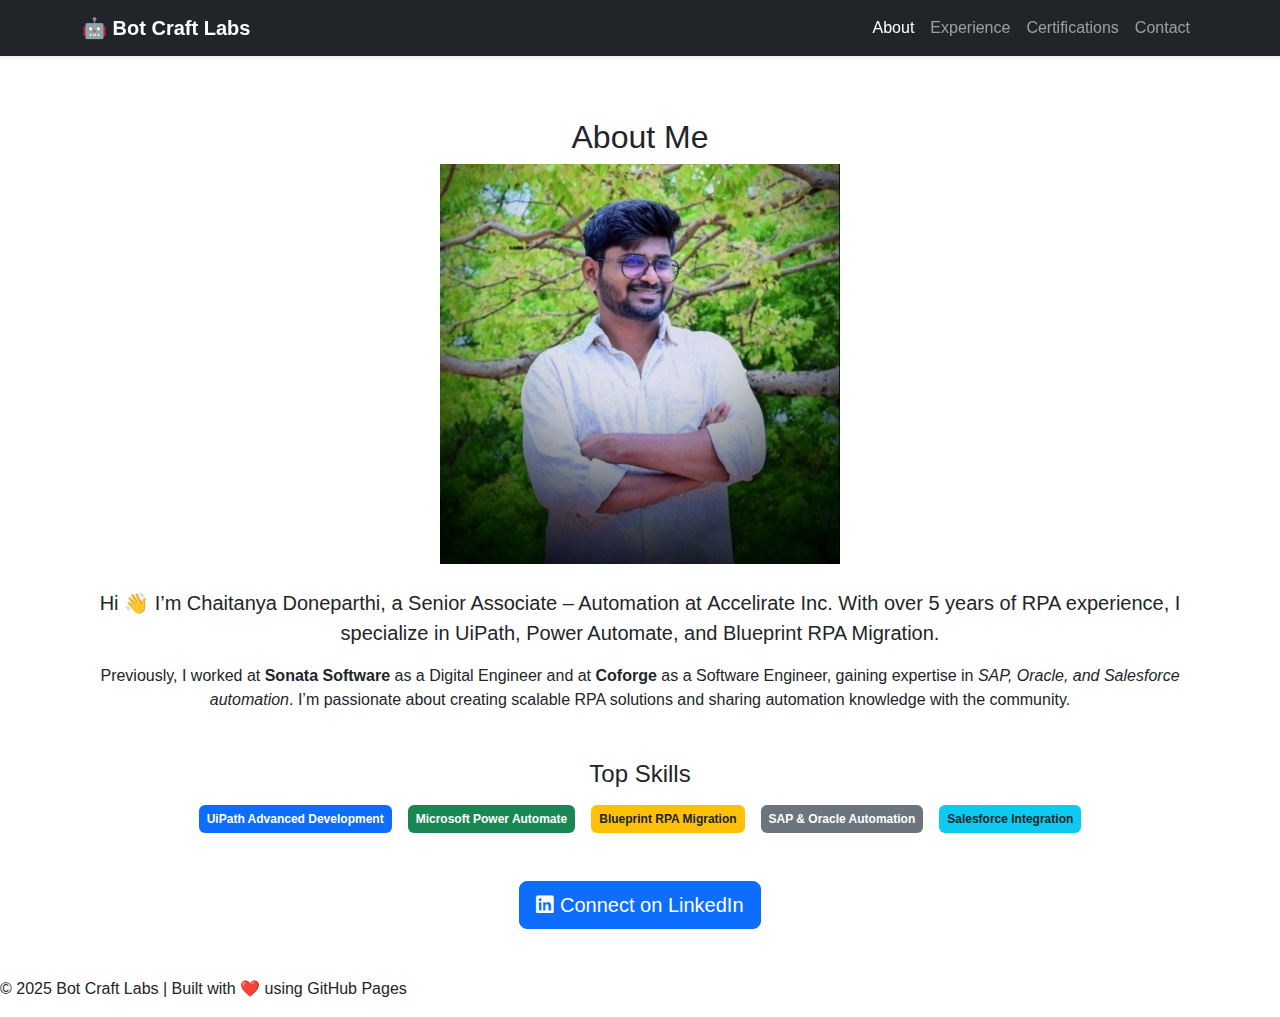
<file: about.html>
<!DOCTYPE html>
<html lang="en">
<head>
  <meta charset="UTF-8">
  <meta name="viewport" content="width=device-width, initial-scale=1.0">
  <title>About - Bot Craft Labs</title>
  <link href="https://cdn.jsdelivr.net/npm/bootstrap@5.3.3/dist/css/bootstrap.min.css" rel="stylesheet">
  <link href="https://cdnjs.cloudflare.com/ajax/libs/font-awesome/6.5.0/css/all.min.css" rel="stylesheet">
  <link href="assets/style.css" rel="stylesheet">
</head>
<body>
  <!-- Navbar -->
  <nav class="navbar navbar-expand-lg navbar-dark bg-dark fixed-top shadow-sm">
    <div class="container">
      <a class="navbar-brand fw-bold" href="index.html">🤖 Bot Craft Labs</a>
      <button class="navbar-toggler" type="button" data-bs-toggle="collapse" data-bs-target="#navMenu">
        <span class="navbar-toggler-icon"></span>
      </button>
      <div class="collapse navbar-collapse" id="navMenu">
        <ul class="navbar-nav ms-auto">
          <li class="nav-item"><a class="nav-link active" href="about.html">About</a></li>
          <li class="nav-item"><a class="nav-link" href="experience.html">Experience</a></li>
          <li class="nav-item"><a class="nav-link" href="certifications.html">Certifications</a></li>
          <li class="nav-item"><a class="nav-link" href="contact.html">Contact</a></li>
        </ul>
      </div>
    </div>
  </nav>

  <!-- About Section -->
  <section class="container py-5 text-center">
    <h2 class="section-title">About Me</h2>
    <img src="assets/profile.jpg" alt="Chaitanya Doneparthi" class="profile-pic mb-4">

    <p class="lead">
      Hi 👋 I’m <strong>Chaitanya Doneparthi</strong>, a <strong>Senior Associate – Automation</strong> at 
      <strong>Accelirate Inc</strong>. With over <strong>5 years of RPA experience</strong>, I specialize in 
      <strong>UiPath, Power Automate, and Blueprint RPA Migration</strong>.
    </p>
    <p>
      Previously, I worked at <strong>Sonata Software</strong> as a Digital Engineer and at 
      <strong>Coforge</strong> as a Software Engineer, gaining expertise in <em>SAP, Oracle, and Salesforce automation</em>.  
      I’m passionate about creating scalable RPA solutions and sharing automation knowledge with the community.
    </p>

    <h4 class="mt-5">Top Skills</h4>
    <div class="d-flex justify-content-center flex-wrap gap-3 mt-3">
      <span class="badge bg-primary p-2">UiPath Advanced Development</span>
      <span class="badge bg-success p-2">Microsoft Power Automate</span>
      <span class="badge bg-warning text-dark p-2">Blueprint RPA Migration</span>
      <span class="badge bg-secondary p-2">SAP & Oracle Automation</span>
      <span class="badge bg-info text-dark p-2">Salesforce Integration</span>
    </div>

    <div class="mt-5">
      <a href="https://www.linkedin.com/in/chaitanya-doneparthi-409539139" target="_blank" class="btn btn-primary btn-lg">
        <i class="fab fa-linkedin"></i> Connect on LinkedIn
      </a>
    </div>
  </section>

  <footer>
    <p>&copy; 2025 Bot Craft Labs | Built with ❤️ using GitHub Pages</p>
  </footer>
</body>
</html>
</file>
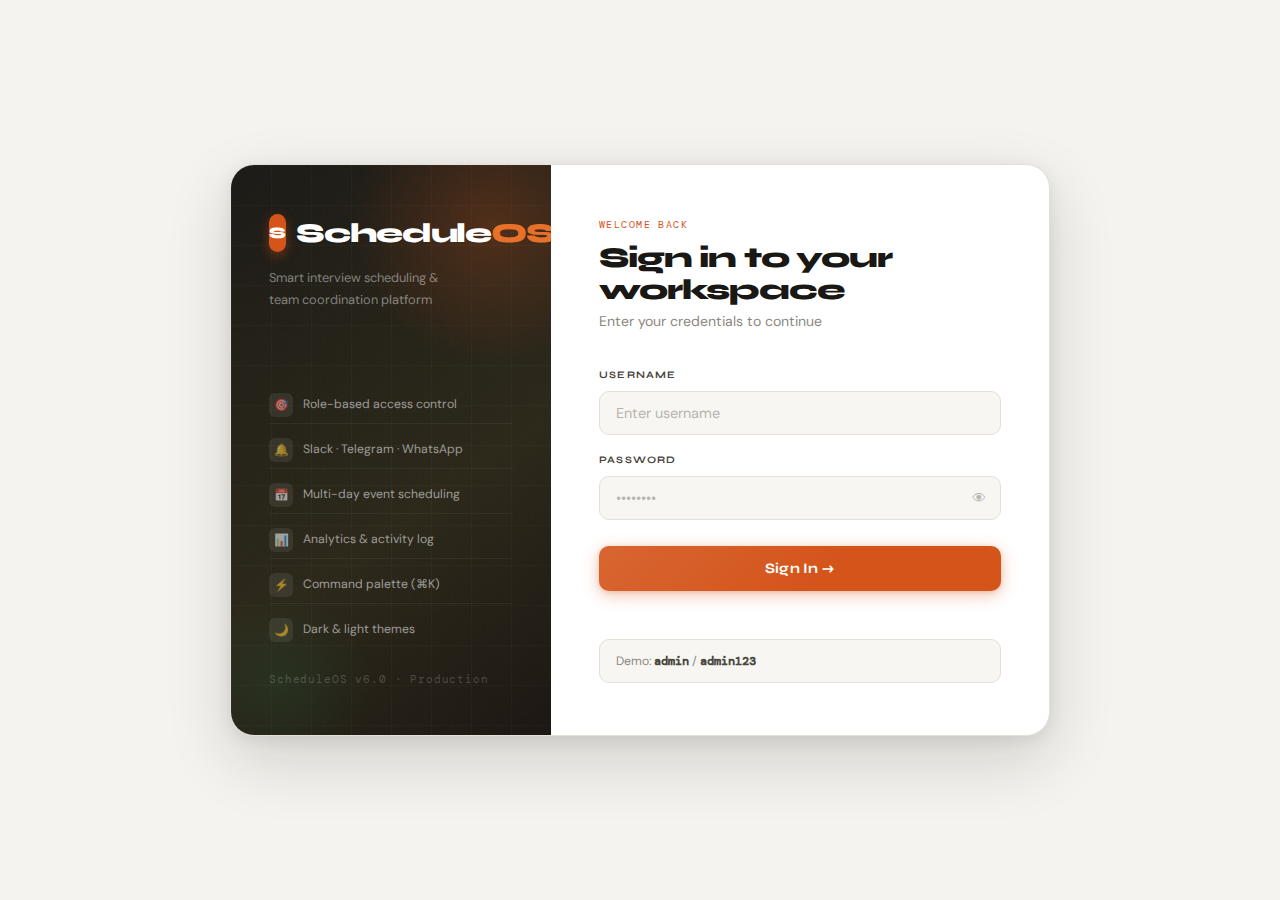
<file: calender.html>
<!DOCTYPE html>
<html lang="en" data-theme="light">
<head>
<meta charset="UTF-8">
<meta name="viewport" content="width=device-width,initial-scale=1,maximum-scale=1">
<title>ScheduleOS · Smart Scheduling</title>
<link rel="preconnect" href="https://fonts.googleapis.com">
<link href="https://fonts.googleapis.com/css2?family=Syne:wght@400;500;600;700;800&family=DM+Sans:ital,wght@0,300;0,400;0,500;0,600;1,400&family=DM+Mono:wght@400;500&display=swap" rel="stylesheet">
<style>
:root {
  --bg: #f5f3ef;
  --bg2: #ede9e3;
  --sf: #ffffff;
  --sf2: #f8f6f2;
  --sf3: #f0ece5;
  --bd: #e4dfd7;
  --bd2: #cdc7bc;
  --ink: #1a1814;
  --ink2: #4a4640;
  --ink3: #8c8880;
  --ink4: #b8b4ae;
  --acc: #d4541a;
  --acc2: #e8712a;
  --accbg: #fef3ec;
  --accbd: #f4c4a0;
  --gr: #1a7a4a;
  --grbg: #e8f7ef;
  --rd: #b82020;
  --rdbg: #fdeaea;
  --am: #966000;
  --ambg: #fff4d6;
  --bl: #1a4a9a;
  --blbg: #e8eeff;
  --vl: #6a20b0;
  --vlbg: #f3ecff;
  --tl: #0a8080;
  --tlbg: #e0f5f5;
  --s1: 0 1px 3px rgba(26,24,20,.06);
  --s2: 0 2px 8px rgba(26,24,20,.08), 0 1px 3px rgba(26,24,20,.05);
  --s3: 0 4px 16px rgba(26,24,20,.1), 0 1px 4px rgba(26,24,20,.06);
  --s4: 0 8px 32px rgba(26,24,20,.12), 0 2px 8px rgba(26,24,20,.06);
  --s5: 0 24px 64px rgba(26,24,20,.16), 0 4px 16px rgba(26,24,20,.08);
  --r: 12px;
  --tw: 236px;
  --th: 58px;
  --font-head: 'Syne', sans-serif;
  --font-body: 'DM Sans', sans-serif;
  --font-mono: 'DM Mono', monospace;
}
[data-theme="dark"] {
  --bg: #111009;
  --bg2: #181610;
  --sf: #1e1c14;
  --sf2: #252218;
  --sf3: #2e2b1e;
  --bd: #383420;
  --bd2: #504c34;
  --ink: #f2ede4;
  --ink2: #a8a490;
  --ink3: #706c58;
  --ink4: #4c4838;
  --accbg: #2a1a08;
  --accbd: #5c3010;
  --grbg: #0a2016;
  --rdbg: #200808;
  --ambg: #201400;
  --blbg: #0a1228;
  --vlbg: #160828;
  --tlbg: #041a18;
  --s2: 0 2px 8px rgba(0,0,0,.3), 0 1px 3px rgba(0,0,0,.2);
  --s3: 0 4px 16px rgba(0,0,0,.4);
  --s4: 0 8px 32px rgba(0,0,0,.5);
  --s5: 0 24px 64px rgba(0,0,0,.6);
}

*, *::before, *::after { box-sizing: border-box; margin: 0; padding: 0; -webkit-tap-highlight-color: transparent; }
html { height: 100%; -webkit-text-size-adjust: 100%; }
body { height: 100%; font-family: var(--font-body); background: var(--bg); color: var(--ink); overflow: hidden; transition: background .3s, color .3s; font-size: 14px; line-height: 1.5; }

::-webkit-scrollbar { width: 5px; height: 5px; }
::-webkit-scrollbar-track { background: transparent; }
::-webkit-scrollbar-thumb { background: var(--bd2); border-radius: 99px; }

button, input, select, textarea { font-family: inherit; }

@keyframes fadeUp { from { opacity: 0; transform: translateY(10px); } to { opacity: 1; transform: translateY(0); } }
@keyframes fadeIn { from { opacity: 0; } to { opacity: 1; } }
@keyframes scaleIn { from { opacity: 0; transform: scale(.93) translateY(8px); } to { opacity: 1; transform: scale(1) translateY(0); } }
@keyframes slideUp { from { opacity: 0; transform: translateY(24px); } to { opacity: 1; transform: translateY(0); } }
@keyframes toastIn { from { opacity: 0; transform: translateX(20px) scale(.96); } to { opacity: 1; transform: translateX(0) scale(1); } }
@keyframes pulse { 0%,100% { opacity: 1; } 50% { opacity: .3; } }
@keyframes spin { to { transform: rotate(360deg); } }
@keyframes shimmer { 0% { background-position: -200% 0; } 100% { background-position: 200% 0; } }

/* ═══ LOGIN ═══ */
#login-screen {
  position: fixed; inset: 0; display: flex; align-items: center; justify-content: center;
  z-index: 9999; padding: 16px; background: var(--bg);
  transition: opacity .4s, visibility .4s;
}
#login-screen.gone { opacity: 0; visibility: hidden; pointer-events: none; }

.lcard {
  width: 100%; max-width: 820px; background: var(--sf); border-radius: 24px;
  box-shadow: var(--s5); display: grid; grid-template-columns: 320px 1fr;
  overflow: hidden; animation: scaleIn .5s cubic-bezier(.34,1.4,.64,1);
  border: 1px solid var(--bd);
}
.ll {
  background: linear-gradient(145deg, #1a1814 0%, #2a2618 60%, #1a1410 100%);
  color: #fff; padding: 48px 38px; display: flex; flex-direction: column;
  position: relative; overflow: hidden;
}
.ll-noise {
  position: absolute; inset: 0; opacity: .04;
  background-image: url("data:image/svg+xml,%3Csvg viewBox='0 0 256 256' xmlns='http://www.w3.org/2000/svg'%3E%3Cfilter id='noise'%3E%3CfeTurbulence type='fractalNoise' baseFrequency='0.9' numOctaves='4' stitchTiles='stitch'/%3E%3C/filter%3E%3Crect width='100%25' height='100%25' filter='url(%23noise)'/%3E%3C/svg%3E");
  background-size: 128px;
}
.ll-grid {
  position: absolute; inset: 0;
  background-image: linear-gradient(rgba(255,255,255,.025) 1px, transparent 1px),
    linear-gradient(90deg, rgba(255,255,255,.025) 1px, transparent 1px);
  background-size: 40px 40px;
}
.ll-accent {
  position: absolute; width: 280px; height: 280px; border-radius: 50%;
  background: radial-gradient(circle, rgba(212,84,26,.25) 0%, transparent 70%);
  top: -80px; right: -80px; pointer-events: none;
}
.ll-accent2 {
  position: absolute; width: 180px; height: 180px; border-radius: 50%;
  background: radial-gradient(circle, rgba(26,122,74,.15) 0%, transparent 70%);
  bottom: -40px; left: -40px; pointer-events: none;
}
.ll-logo {
  position: relative; z-index: 1; margin-bottom: 10px;
  display: flex; align-items: center; gap: 10px;
}
.ll-logomark {
  width: 38px; height: 38px; border-radius: 10px;
  background: var(--acc); display: flex; align-items: center; justify-content: center;
  font-size: 1rem; font-weight: 800; color: #fff; font-family: var(--font-head);
  box-shadow: 0 4px 12px rgba(212,84,26,.4);
}
.ll-brand {
  font-family: var(--font-head); font-size: 1.7rem; font-weight: 800;
  letter-spacing: -.04em; color: #fff;
}
.ll-brand .ac { color: var(--acc2); }
.ll-tag {
  position: relative; z-index: 1; font-size: .8rem; color: rgba(255,255,255,.44);
  line-height: 1.7; margin-bottom: auto; margin-top: 4px;
}
.ll-feats {
  position: relative; z-index: 1; margin-top: 36px;
  display: flex; flex-direction: column; gap: 8px;
}
.ll-feat {
  display: flex; align-items: center; gap: 10px;
  font-size: .76rem; color: rgba(255,255,255,.55);
  padding: 6px 0; border-bottom: 1px solid rgba(255,255,255,.05);
}
.ll-feat:last-child { border-bottom: none; }
.ll-fi {
  width: 24px; height: 24px; border-radius: 6px;
  background: rgba(255,255,255,.08); display: flex;
  align-items: center; justify-content: center; font-size: .75rem; flex-shrink: 0;
}
.ll-ver {
  position: relative; z-index: 1; margin-top: 24px;
  font-family: var(--font-mono); font-size: .66rem;
  color: rgba(255,255,255,.2); letter-spacing: .08em;
}

.lr { padding: 52px 48px; display: flex; flex-direction: column; justify-content: center; }
.lr-eyebrow {
  font-family: var(--font-mono); font-size: .64rem; letter-spacing: .14em;
  text-transform: uppercase; color: var(--acc); margin-bottom: 10px;
}
.lr-h {
  font-family: var(--font-head); font-size: 1.8rem; font-weight: 800;
  letter-spacing: -.04em; margin-bottom: 6px; color: var(--ink);
  line-height: 1.1;
}
.lr-s { color: var(--ink3); font-size: .88rem; margin-bottom: 36px; }

.lf { margin-bottom: 18px; }
.lf label {
  display: block; font-family: var(--font-head); font-size: .62rem;
  font-weight: 700; text-transform: uppercase; letter-spacing: .12em;
  color: var(--ink2); margin-bottom: 8px;
}
.lf .pw { position: relative; }
.lf input {
  width: 100%; background: var(--sf2); border: 1.5px solid var(--bd);
  border-radius: 10px; padding: 12px 42px 12px 16px; font-size: .9rem;
  color: var(--ink); outline: none; transition: all .2s;
}
.lf input:focus { border-color: var(--acc); box-shadow: 0 0 0 3px rgba(212,84,26,.1); background: var(--sf); }
.lf input::placeholder { color: var(--ink4); }
.eye-btn {
  position: absolute; right: 13px; top: 50%; transform: translateY(-50%);
  background: none; border: none; cursor: pointer; color: var(--ink3);
  font-size: .9rem; padding: 2px; opacity: .6; transition: opacity .2s;
}
.eye-btn:hover { opacity: 1; }

.btn-login {
  width: 100%; background: var(--acc); color: #fff; border: none;
  border-radius: 10px; padding: 14px; font-family: var(--font-head);
  font-size: .9rem; font-weight: 700; cursor: pointer; letter-spacing: .02em;
  margin-top: 8px; transition: all .2s;
  box-shadow: 0 4px 16px rgba(212,84,26,.35), 0 1px 4px rgba(212,84,26,.2);
  position: relative; overflow: hidden;
}
.btn-login::after {
  content: ''; position: absolute; inset: 0;
  background: linear-gradient(135deg, rgba(255,255,255,.1) 0%, transparent 60%);
}
.btn-login:hover { background: var(--acc2); transform: translateY(-1px); box-shadow: 0 6px 20px rgba(212,84,26,.45); }
.btn-login:active { transform: translateY(0); }
#lerr { color: var(--rd); font-size: .78rem; margin-top: 10px; min-height: 18px; }

.login-demo {
  margin-top: 20px; padding: 12px 16px; background: var(--sf2);
  border: 1px solid var(--bd); border-radius: 10px; font-size: .76rem; color: var(--ink3);
}
.login-demo strong { color: var(--ink2); font-family: var(--font-mono); }

/* ═══ APP SHELL ═══ */
#app { display: none; height: 100dvh; flex-direction: column; }
#app.on { display: flex; }

/* ═══ TOPBAR ═══ */
.topbar {
  height: var(--th); background: var(--sf); border-bottom: 1px solid var(--bd);
  display: flex; align-items: center; flex-shrink: 0; z-index: 100;
  transition: background .3s, border-color .3s; gap: 0;
}
.tb-logo {
  width: var(--tw); flex-shrink: 0; display: flex; align-items: center;
  padding: 0 18px; border-right: 1px solid var(--bd); height: 100%; gap: 8px;
}
.tb-logomark {
  width: 28px; height: 28px; border-radius: 8px; background: var(--acc);
  display: flex; align-items: center; justify-content: center; font-size: .75rem;
  font-weight: 800; color: #fff; font-family: var(--font-head); flex-shrink: 0;
}
.tb-brand { font-family: var(--font-head); font-size: 1rem; font-weight: 800; letter-spacing: -.03em; }
.tb-brand .ac { color: var(--acc); }
.hmbg {
  display: none; background: none; border: none; cursor: pointer; padding: 6px;
  border-radius: 8px; color: var(--ink2); margin: 0 6px;
}

.tb-mid {
  flex: 1; display: flex; align-items: center; gap: 8px;
  padding: 0 14px; overflow: hidden;
}
.vtabs {
  display: flex; background: var(--sf2); border-radius: 9px;
  padding: 3px; gap: 2px; flex-shrink: 0; border: 1px solid var(--bd);
}
.vtab {
  background: transparent; border: none; padding: 5px 13px;
  border-radius: 7px; font-family: var(--font-head); font-size: .7rem;
  font-weight: 700; cursor: pointer; color: var(--ink3); transition: all .15s;
  letter-spacing: .02em;
}
.vtab.on { background: var(--sf); color: var(--ink); box-shadow: var(--s1); }

.nav-btns { display: flex; gap: 3px; }
.tbn {
  width: 30px; height: 30px; border-radius: 8px; background: var(--sf2);
  border: 1px solid var(--bd); display: flex; align-items: center; justify-content: center;
  cursor: pointer; font-size: .9rem; color: var(--ink2); transition: all .14s;
}
.tbn:hover { border-color: var(--bd2); background: var(--sf3); color: var(--ink); }

.tb-period {
  font-family: var(--font-head); font-size: .95rem; font-weight: 700;
  letter-spacing: -.02em; white-space: nowrap; overflow: hidden;
  text-overflow: ellipsis; max-width: 220px; color: var(--ink);
}
.btn-today {
  background: transparent; border: 1.5px solid var(--bd); border-radius: 8px;
  padding: 4px 11px; font-family: var(--font-head); font-size: .68rem; font-weight: 700;
  cursor: pointer; color: var(--ink3); transition: all .14s; flex-shrink: 0;
}
.btn-today:hover { border-color: var(--acc); color: var(--acc); background: var(--accbg); }

.tb-right {
  margin-left: auto; display: flex; align-items: center;
  gap: 6px; flex-shrink: 0; padding-right: 14px;
}
.btn-new {
  background: var(--acc); color: #fff; border: none; border-radius: 9px;
  padding: 7px 15px; font-family: var(--font-head); font-size: .72rem; font-weight: 700;
  letter-spacing: .03em; cursor: pointer; display: flex; align-items: center; gap: 6px;
  box-shadow: 0 2px 8px rgba(212,84,26,.3); white-space: nowrap; transition: all .15s;
}
.btn-new:hover { background: var(--acc2); transform: translateY(-1px); box-shadow: 0 4px 12px rgba(212,84,26,.4); }

.ib {
  width: 34px; height: 34px; border-radius: 9px; background: var(--sf2);
  border: 1px solid var(--bd); display: flex; align-items: center; justify-content: center;
  cursor: pointer; font-size: .9rem; color: var(--ink2); transition: all .14s;
  position: relative; flex-shrink: 0;
}
.ib:hover { background: var(--sf3); border-color: var(--bd2); color: var(--ink); }

.upill {
  display: flex; align-items: center; gap: 7px; background: var(--sf2);
  border: 1px solid var(--bd); border-radius: 20px; padding: 4px 10px 4px 4px;
  cursor: pointer; transition: all .14s; position: relative; flex-shrink: 0;
}
.upill:hover { background: var(--sf3); border-color: var(--bd2); }
.uav {
  width: 26px; height: 26px; border-radius: 50%; display: flex; align-items: center;
  justify-content: center; font-family: var(--font-head); font-size: .72rem;
  font-weight: 800; color: #fff; flex-shrink: 0;
}
.uname { font-size: .8rem; font-weight: 500; max-width: 100px; overflow: hidden; text-overflow: ellipsis; white-space: nowrap; }
.rbadge {
  font-family: var(--font-mono); font-size: .56rem; font-weight: 500;
  text-transform: uppercase; letter-spacing: .06em; padding: 2px 6px;
  border-radius: 4px;
}
.rb-admin { background: var(--ink); color: #fff; }
.rb-editor { background: var(--grbg); color: var(--gr); }
.rb-viewer { background: var(--blbg); color: var(--bl); }

.udrop {
  position: absolute; top: calc(100% + 9px); right: 0; background: var(--sf);
  border: 1px solid var(--bd); border-radius: 14px; width: 216px; box-shadow: var(--s4);
  z-index: 300; overflow: hidden; opacity: 0; pointer-events: none;
  transform: translateY(-8px) scale(.96); transition: all .18s cubic-bezier(.4,0,.2,1);
}
.udrop.open { opacity: 1; pointer-events: all; transform: translateY(0) scale(1); }
.ud-head {
  padding: 14px 16px; border-bottom: 1px solid var(--bd); background: var(--sf2);
}
.ud-head .udn { font-family: var(--font-head); font-size: .88rem; font-weight: 700; }
.ud-head .udu { font-size: .72rem; color: var(--ink3); margin-top: 2px; font-family: var(--font-mono); }
.udi {
  display: flex; align-items: center; gap: 9px; width: 100%; padding: 9px 16px;
  background: transparent; border: none; font-size: .83rem; color: var(--ink2);
  cursor: pointer; text-align: left; transition: background .12s;
}
.udi:hover { background: var(--sf2); color: var(--ink); }
.udi.danger:hover { background: var(--rdbg); color: var(--rd); }
.ud-div { height: 1px; background: var(--bd); margin: 4px 0; }

/* ═══ LAYOUT ═══ */
.layout { display: flex; flex: 1; overflow: hidden; }

.sidebar {
  width: var(--tw); flex-shrink: 0; background: var(--ink);
  display: flex; flex-direction: column; overflow-y: auto;
  transition: transform .25s cubic-bezier(.4,0,.2,1), box-shadow .25s;
}
[data-theme="dark"] .sidebar { background: var(--sf2); border-right: 1px solid var(--bd); }

.sb-sec { padding: 16px 12px 8px; }
.sb-sec h5 {
  font-family: var(--font-mono); font-size: .58rem; font-weight: 500;
  text-transform: uppercase; letter-spacing: .16em; color: rgba(255,255,255,.28);
  padding: 0 10px; margin-bottom: 6px;
}
[data-theme="dark"] .sb-sec h5 { color: var(--ink3); }

.sbb {
  display: flex; align-items: center; gap: 9px; width: 100%; padding: 8px 10px;
  border-radius: 9px; background: transparent; border: none; font-size: .82rem;
  color: rgba(255,255,255,.5); cursor: pointer; text-align: left; transition: all .14s;
  position: relative; font-family: var(--font-body);
}
[data-theme="dark"] .sbb { color: var(--ink2); }
.sbb:hover { background: rgba(255,255,255,.07); color: rgba(255,255,255,.85); }
[data-theme="dark"] .sbb:hover { background: var(--sf3); color: var(--ink); }
.sbb.on { background: rgba(255,255,255,.1); color: #fff; }
[data-theme="dark"] .sbb.on { background: var(--sf3); color: var(--ink); }
.sbb.on::before {
  content: ''; position: absolute; left: 0; top: 20%; height: 60%; width: 2.5px;
  background: var(--acc); border-radius: 0 3px 3px 0;
}
.sb-icon { font-size: .85rem; width: 18px; text-align: center; flex-shrink: 0; }
.sb-cnt {
  margin-left: auto; font-family: var(--font-mono); font-size: .6rem; font-weight: 500;
  background: rgba(255,255,255,.1); padding: 1px 7px; border-radius: 20px;
  color: rgba(255,255,255,.4);
}
[data-theme="dark"] .sb-cnt { background: var(--sf3); color: var(--ink3); }
.sb-div { height: 1px; background: rgba(255,255,255,.07); margin: 6px 12px; }
[data-theme="dark"] .sb-div { background: var(--bd); }

.mc-wrap { padding: 12px 14px 18px; border-top: 1px solid rgba(255,255,255,.06); margin-top: auto; }
[data-theme="dark"] .mc-wrap { border-top-color: var(--bd); }
.mc-hdr { display: flex; align-items: center; justify-content: space-between; margin-bottom: 10px; }
.mc-ttl { font-family: var(--font-head); font-size: .7rem; font-weight: 700; color: rgba(255,255,255,.6); }
[data-theme="dark"] .mc-ttl { color: var(--ink2); }
.mc-nav { background: none; border: none; cursor: pointer; color: rgba(255,255,255,.3); font-size: .8rem; padding: 2px 5px; transition: color .12s; }
[data-theme="dark"] .mc-nav { color: var(--ink3); }
.mc-nav:hover { color: rgba(255,255,255,.8); }
[data-theme="dark"] .mc-nav:hover { color: var(--ink); }
.mc-grid { display: grid; grid-template-columns: repeat(7,1fr); gap: 2px; text-align: center; }
.mc-wl { font-family: var(--font-mono); font-size: .5rem; color: rgba(255,255,255,.22); padding-bottom: 4px; }
[data-theme="dark"] .mc-wl { color: var(--ink3); }
.mc-d {
  font-size: .63rem; padding: 4px 2px; border-radius: 5px; cursor: pointer;
  color: rgba(255,255,255,.4); transition: all .12s; position: relative;
}
[data-theme="dark"] .mc-d { color: var(--ink3); }
.mc-d:hover { background: rgba(255,255,255,.09); color: rgba(255,255,255,.9); }
[data-theme="dark"] .mc-d:hover { background: var(--sf3); color: var(--ink); }
.mc-d.mct { background: var(--acc); color: #fff; font-weight: 700; }
.mc-d.mco { opacity: .25; }
.mc-d.mch::after {
  content: ''; position: absolute; bottom: 1px; left: 50%; transform: translateX(-50%);
  width: 3px; height: 3px; border-radius: 50%; background: rgba(255,255,255,.5);
}
.mc-d.mct.mch::after { background: rgba(255,255,255,.8); }

/* ═══ CONTENT ═══ */
.content { flex: 1; overflow: hidden; display: flex; flex-direction: column; background: var(--bg); }

/* ═══ DASHBOARD ═══ */
.dashboard { flex: 1; overflow-y: auto; padding: 24px; }
.dw-eyebrow { font-family: var(--font-mono); font-size: .63rem; letter-spacing: .12em; text-transform: uppercase; color: var(--acc); margin-bottom: 6px; animation: fadeUp .3s ease; }
.dw-greeting { font-family: var(--font-head); font-size: 1.7rem; font-weight: 800; letter-spacing: -.04em; margin-bottom: 4px; animation: fadeUp .3s .04s ease both; }
.dw-date { font-size: .8rem; color: var(--ink3); margin-bottom: 26px; animation: fadeUp .3s .08s ease both; }

.kpi-grid { display: grid; grid-template-columns: repeat(4,1fr); gap: 12px; margin-bottom: 22px; }
.kpi {
  background: var(--sf); border: 1px solid var(--bd); border-radius: 14px;
  padding: 18px 20px; transition: all .18s; animation: fadeUp .4s ease both;
  position: relative; overflow: hidden;
}
.kpi::after {
  content: ''; position: absolute; top: 0; left: 0; right: 0; height: 2px;
  border-radius: 2px 2px 0 0; opacity: 0; transition: opacity .2s;
}
.kpi:hover { box-shadow: var(--s3); border-color: var(--bd2); transform: translateY(-2px); }
.kpi:hover::after { opacity: 1; }
.kpi-0::after { background: var(--bl); } .kpi-1::after { background: var(--am); }
.kpi-2::after { background: var(--acc); } .kpi-3::after { background: var(--gr); }

.kpi-top { display: flex; align-items: flex-start; justify-content: space-between; margin-bottom: 14px; }
.kpi-icon { width: 40px; height: 40px; border-radius: 10px; display: flex; align-items: center; justify-content: center; font-size: 1.1rem; }
.kpi-tr { font-family: var(--font-mono); font-size: .62rem; padding: 3px 7px; border-radius: 5px; }
.kpi-tr.up { background: var(--grbg); color: var(--gr); }
.kpi-tr.nt { background: var(--sf2); color: var(--ink3); }
.kpi-tr.acc { background: var(--accbg); color: var(--acc); }
.kpi-val { font-family: var(--font-head); font-size: 2.4rem; font-weight: 800; letter-spacing: -.06em; line-height: 1; margin-bottom: 6px; }
.kpi-lbl { font-size: .75rem; color: var(--ink3); }

.dash-grid { display: grid; grid-template-columns: 1fr 320px; gap: 14px; margin-bottom: 16px; }
.dcard { background: var(--sf); border: 1px solid var(--bd); border-radius: 14px; overflow: hidden; animation: fadeUp .4s ease both; }
.dch { padding: 14px 18px; border-bottom: 1px solid var(--bd); display: flex; align-items: center; justify-content: space-between; }
.dch h3 { font-family: var(--font-head); font-size: .68rem; font-weight: 700; text-transform: uppercase; letter-spacing: .1em; color: var(--ink3); }
.dcb { padding: 12px 16px; }

.ue-item { display: flex; align-items: center; gap: 11px; padding: 9px; border-radius: 9px; margin: 0 -5px; cursor: pointer; transition: background .12s; }
.ue-item:hover { background: var(--sf2); }
.ue-color { width: 3px; height: 38px; border-radius: 3px; flex-shrink: 0; }
.ue-time { font-family: var(--font-mono); font-size: .67rem; color: var(--ink3); width: 72px; flex-shrink: 0; }
.ue-info { flex: 1; min-width: 0; }
.ue-name { font-family: var(--font-head); font-size: .82rem; font-weight: 700; overflow: hidden; white-space: nowrap; text-overflow: ellipsis; }
.ue-meta { font-size: .7rem; color: var(--ink3); margin-top: 2px; }

.qa-grid { display: grid; grid-template-columns: 1fr 1fr; gap: 7px; }
.qa-btn {
  background: var(--sf2); border: 1.5px solid var(--bd); border-radius: 11px;
  padding: 14px 12px; cursor: pointer; transition: all .16s; text-align: center;
  display: flex; flex-direction: column; align-items: center; gap: 6px;
}
.qa-btn:hover { background: var(--sf3); border-color: var(--bd2); transform: translateY(-2px); box-shadow: var(--s2); }
.qa-icon { font-size: 1.3rem; }
.qa-lbl { font-family: var(--font-head); font-size: .7rem; font-weight: 700; color: var(--ink2); }

.act-item { display: flex; align-items: flex-start; gap: 10px; padding: 9px 0; border-bottom: 1px solid var(--bd); }
.act-item:last-child { border-bottom: none; }
.act-av { width: 28px; height: 28px; border-radius: 50%; display: flex; align-items: center; justify-content: center; font-family: var(--font-head); font-size: .66rem; font-weight: 800; color: #fff; flex-shrink: 0; }
.act-msg { font-size: .8rem; line-height: 1.5; flex: 1; }
.act-time { font-family: var(--font-mono); font-size: .66rem; color: var(--ink4); margin-top: 2px; }

/* ═══ CAL TOOLBAR ═══ */
.cal-tb {
  padding: 9px 16px; border-bottom: 1px solid var(--bd); display: flex;
  align-items: center; gap: 8px; flex-shrink: 0; background: var(--sf);
  flex-wrap: wrap;
}
.fsel {
  background: var(--sf2); border: 1px solid var(--bd); border-radius: 20px;
  padding: 5px 11px; font-family: var(--font-head); font-size: .69rem; font-weight: 700;
  color: var(--ink2); outline: none; cursor: pointer; transition: all .14s;
  appearance: none; -webkit-appearance: none; padding-right: 22px;
  background-image: url("data:image/svg+xml,%3Csvg xmlns='http://www.w3.org/2000/svg' width='10' height='6' fill='none' viewBox='0 0 10 6'%3E%3Cpath d='M1 1l4 4 4-4' stroke='%238c8880' stroke-width='1.5' stroke-linecap='round' stroke-linejoin='round'/%3E%3C/svg%3E");
  background-repeat: no-repeat; background-position: right 8px center;
}
.fsel:hover, .fsel:focus { border-color: var(--bd2); background-color: var(--sf3); }
.sbox {
  display: flex; align-items: center; gap: 7px; background: var(--sf2);
  border: 1px solid var(--bd); border-radius: 20px; padding: 5px 13px;
  transition: all .2s; margin-left: auto;
}
.sbox:focus-within { border-color: var(--acc); background: var(--sf); box-shadow: 0 0 0 3px rgba(212,84,26,.08); }
.sbox input { background: none; border: none; outline: none; font-size: .8rem; color: var(--ink); width: 140px; transition: width .2s; }
.sbox input:focus { width: 190px; }
.sbox input::placeholder { color: var(--ink4); }

.leg-bar {
  display: flex; gap: 5px; flex-wrap: wrap; align-items: center;
  padding: 6px 16px; background: var(--sf); border-bottom: 1px solid var(--bd); flex-shrink: 0;
}
.leg-i {
  display: flex; align-items: center; gap: 5px; font-size: .68rem; color: var(--ink2);
  padding: 3px 8px; border-radius: 12px; background: var(--sf2); border: 1px solid var(--bd);
  font-family: var(--font-body);
}
.leg-dot { width: 7px; height: 7px; border-radius: 2px; flex-shrink: 0; }

/* ═══ MONTH VIEW ═══ */
.month-wrap { flex: 1; overflow: auto; padding: 12px 14px 16px; }
.wday-row {
  display: grid; grid-template-columns: repeat(7,1fr); gap: 4px; margin-bottom: 4px;
  position: sticky; top: 0; background: var(--bg); z-index: 2; padding-bottom: 5px;
}
.wday-lbl {
  text-align: center; font-family: var(--font-mono); font-size: .6rem;
  text-transform: uppercase; letter-spacing: .1em; color: var(--ink3); padding: 3px 0;
}
.mgrid { display: grid; grid-template-columns: repeat(7,1fr); gap: 4px; }
.dc {
  min-height: 108px; background: var(--sf); border: 1.5px solid var(--bd);
  border-radius: 11px; padding: 8px; cursor: pointer; transition: all .16s;
  display: flex; flex-direction: column; overflow: hidden;
}
.dc:hover { border-color: var(--bd2); box-shadow: var(--s2); transform: translateY(-1px); }
.dc.dco { opacity: .25; background: transparent; border-color: transparent; }
.dc.dct { border-color: var(--acc); border-width: 2px; background: var(--accbg); }
.dc.dcw { background: var(--sf2); }
.dn {
  font-family: var(--font-head); font-size: .75rem; font-weight: 700;
  color: var(--ink3); margin-bottom: 6px; display: flex; align-items: center;
}
.dn-t {
  width: 22px; height: 22px; background: var(--acc); color: #fff;
  border-radius: 50%; display: flex; align-items: center; justify-content: center;
  font-size: .68rem; font-weight: 800;
}
.ech {
  font-size: .64rem; font-weight: 600; padding: 3px 6px 3px 5px; border-radius: 5px;
  margin-bottom: 2px; overflow: hidden; white-space: nowrap; text-overflow: ellipsis;
  cursor: pointer; transition: all .12s; display: flex; align-items: center; gap: 4px;
}
.ech:hover { opacity: .8; transform: translateX(2px); }
.ech .ec-dot { width: 4px; height: 4px; border-radius: 50%; flex-shrink: 0; }
.ech.res { background: var(--sf3) !important; color: var(--ink4) !important; }
.more-c { font-size: .6rem; color: var(--ink3); margin-top: 3px; font-family: var(--font-mono); cursor: pointer; }
.more-c:hover { color: var(--acc); }

/* ═══ WEEK VIEW ═══ */
.week-outer { flex: 1; overflow: auto; }
.wk-grid { display: grid; grid-template-columns: 50px repeat(7,1fr); }
.wk-corner, .wk-chdr { position: sticky; top: 0; background: var(--bg); z-index: 3; border-bottom: 2px solid var(--bd); padding: 10px 4px; }
.wk-chdr { text-align: center; }
.wk-wd { font-family: var(--font-mono); font-size: .58rem; text-transform: uppercase; letter-spacing: .1em; color: var(--ink3); }
.wk-dd { font-family: var(--font-head); font-size: 1.2rem; font-weight: 800; color: var(--ink); display: block; margin-top: 3px; }
.wk-dd-t { width: 30px; height: 30px; background: var(--acc); color: #fff; border-radius: 50%; display: inline-flex; align-items: center; justify-content: center; font-size: .9rem; margin: 3px auto 0; font-family: var(--font-head); font-weight: 800; }
.wk-tlbl { height: 48px; display: flex; align-items: flex-start; padding-top: 4px; justify-content: flex-end; padding-right: 8px; font-family: var(--font-mono); font-size: .57rem; color: var(--ink3); border-right: 1px solid var(--bd); }
.wk-col { border-right: 1px solid var(--bd); position: relative; }
.wk-hr { height: 48px; border-bottom: 1px solid var(--sf3); cursor: pointer; transition: background .12s; }
.wk-hr:hover { background: var(--accbg); }
.wkev {
  position: absolute; left: 3px; right: 3px; border-radius: 7px; padding: 4px 7px;
  font-size: .63rem; font-weight: 600; cursor: pointer; overflow: hidden;
  transition: all .14s; z-index: 1;
}
.wkev:hover { opacity: .88; box-shadow: var(--s3); z-index: 2; transform: scale(1.01); }
.wkev.res { background: var(--sf3) !important; color: var(--ink4) !important; border: 1px dashed var(--bd2) !important; }

/* ═══ AGENDA VIEW ═══ */
.agenda-wrap { flex: 1; overflow: auto; padding: 16px; }
.ag-day { margin-bottom: 18px; animation: fadeUp .2s ease both; }
.ag-dhdr { display: flex; align-items: center; gap: 10px; margin-bottom: 10px; padding-bottom: 8px; border-bottom: 1.5px solid var(--bd); }
.ag-dot { width: 9px; height: 9px; border-radius: 50%; background: var(--bd2); flex-shrink: 0; }
.ag-dot.td { background: var(--acc); }
.ag-dlbl { font-family: var(--font-head); font-size: .82rem; font-weight: 700; }
.ag-row {
  display: flex; align-items: stretch; gap: 11px; padding: 11px 14px;
  background: var(--sf); border: 1.5px solid var(--bd); border-radius: 11px;
  margin-bottom: 6px; cursor: pointer; transition: all .16s;
}
.ag-row:hover { border-color: var(--bd2); box-shadow: var(--s2); transform: translateX(3px); }
.ag-bar { width: 3px; border-radius: 3px; flex-shrink: 0; }
.ag-time { font-family: var(--font-mono); font-size: .7rem; color: var(--ink2); width: 76px; flex-shrink: 0; padding-top: 1px; }
.ag-body { flex: 1; min-width: 0; }
.ag-name { font-family: var(--font-head); font-size: .86rem; font-weight: 700; margin-bottom: 4px; }
.ag-meta { font-size: .72rem; color: var(--ink3); display: flex; gap: 8px; flex-wrap: wrap; align-items: center; }

/* ═══ DETAIL PANEL ═══ */
.detail-panel {
  position: fixed; top: var(--th); right: 0; bottom: 0; width: 370px;
  background: var(--sf); border-left: 1px solid var(--bd); z-index: 150;
  overflow-y: auto; transform: translateX(100%);
  transition: transform .3s cubic-bezier(.4,0,.2,1), box-shadow .3s;
}
.detail-panel.open { transform: translateX(0); box-shadow: var(--s5); }
.dp-hd {
  padding: 18px 20px; border-bottom: 1px solid var(--bd); display: flex;
  align-items: center; justify-content: space-between; position: sticky; top: 0;
  background: var(--sf); z-index: 2;
}
.dp-hd-title { font-family: var(--font-head); font-size: .9rem; font-weight: 700; }
.dp-close {
  background: var(--sf2); border: 1px solid var(--bd); width: 28px; height: 28px;
  border-radius: 8px; cursor: pointer; display: flex; align-items: center;
  justify-content: center; font-size: .85rem; color: var(--ink2); transition: all .12s;
}
.dp-close:hover { background: var(--sf3); border-color: var(--bd2); }
.dp-body { padding: 20px; }
.dp-st { font-family: var(--font-mono); font-size: .58rem; text-transform: uppercase; letter-spacing: .14em; color: var(--ink3); margin-bottom: 9px; margin-top: 18px; }
.dp-block { background: var(--sf2); border: 1px solid var(--bd); border-radius: 10px; padding: 12px 14px; margin-bottom: 8px; }
.dp-lbl { font-family: var(--font-mono); font-size: .6rem; color: var(--ink3); margin-bottom: 4px; text-transform: uppercase; letter-spacing: .08em; }
.dp-val { font-size: .86rem; font-weight: 500; }

/* ═══ COMMAND PALETTE ═══ */
.cmd-ov {
  position: fixed; inset: 0; background: rgba(0,0,0,.55); backdrop-filter: blur(10px);
  z-index: 800; display: flex; align-items: flex-start; justify-content: center;
  padding-top: 80px; opacity: 0; pointer-events: none; transition: opacity .2s;
}
.cmd-ov.open { opacity: 1; pointer-events: all; }
.cmd-box {
  background: var(--sf); border: 1px solid var(--bd); border-radius: 16px;
  width: 100%; max-width: 570px; box-shadow: var(--s5);
  transform: translateY(-10px) scale(.97); transition: transform .22s cubic-bezier(.34,1.4,.64,1);
  overflow: hidden;
}
.cmd-ov.open .cmd-box { transform: translateY(0) scale(1); }
.cmd-iw {
  display: flex; align-items: center; gap: 12px; padding: 16px 20px;
  border-bottom: 1px solid var(--bd);
}
.cmd-in { flex: 1; background: none; border: none; outline: none; font-size: 1rem; color: var(--ink); font-family: var(--font-body); }
.cmd-in::placeholder { color: var(--ink4); }
.cmd-results { max-height: 380px; overflow-y: auto; }
.cmd-sh { padding: 10px 20px 5px; font-family: var(--font-mono); font-size: .58rem; text-transform: uppercase; letter-spacing: .12em; color: var(--ink3); }
.cmd-item { display: flex; align-items: center; gap: 12px; padding: 10px 20px; cursor: pointer; transition: background .1s; }
.cmd-item:hover, .cmd-item.sel { background: var(--sf2); }
.cmd-ii { width: 32px; height: 32px; border-radius: 9px; background: var(--sf2); border: 1px solid var(--bd); display: flex; align-items: center; justify-content: center; font-size: .9rem; flex-shrink: 0; }
.cmd-in2 { flex: 1; min-width: 0; }
.cmd-it { font-size: .84rem; font-weight: 500; overflow: hidden; white-space: nowrap; text-overflow: ellipsis; }
.cmd-is { font-size: .72rem; color: var(--ink3); margin-top: 1px; }
.cmd-ft { padding: 9px 20px; border-top: 1px solid var(--bd); background: var(--sf2); display: flex; gap: 14px; font-size: .7rem; color: var(--ink3); }
.cmd-ft kbd { background: var(--sf); border: 1px solid var(--bd); border-radius: 4px; padding: 1px 6px; font-family: var(--font-mono); font-size: .62rem; }

/* ═══ PANELS ═══ */
.panel { flex: 1; overflow: auto; padding: 20px; }
.ph { display: flex; align-items: center; justify-content: space-between; margin-bottom: 18px; flex-wrap: wrap; gap: 8px; }
.ph h2 { font-family: var(--font-head); font-size: 1.3rem; font-weight: 800; letter-spacing: -.03em; }
.ph-sub { font-size: .8rem; color: var(--ink3); margin-top: 2px; }

.sg { display: grid; grid-template-columns: repeat(4,1fr); gap: 10px; margin-bottom: 18px; }
.sc { background: var(--sf); border: 1px solid var(--bd); border-radius: 13px; padding: 16px 18px; transition: all .16s; }
.sc:hover { box-shadow: var(--s2); transform: translateY(-1px); }
.sc-l { font-family: var(--font-mono); font-size: .6rem; text-transform: uppercase; letter-spacing: .1em; color: var(--ink3); margin-bottom: 8px; }
.sc-v { font-family: var(--font-head); font-size: 2.2rem; font-weight: 800; letter-spacing: -.06em; line-height: 1; }
.sc-s { font-size: .72rem; color: var(--ink3); margin-top: 4px; }

.cg2 { display: grid; grid-template-columns: 1fr 1fr; gap: 12px; margin-bottom: 14px; }
.tcard { background: var(--sf); border: 1px solid var(--bd); border-radius: 13px; overflow: hidden; }
.tch { padding: 12px 16px; border-bottom: 1px solid var(--bd); font-family: var(--font-head); font-size: .68rem; font-weight: 700; text-transform: uppercase; letter-spacing: .08em; background: var(--sf2); color: var(--ink2); }
.tcb { padding: 14px 16px; }

.tbl-wrap { background: var(--sf); border: 1px solid var(--bd); border-radius: 14px; overflow: hidden; }
.tbl-tb { padding: 11px 14px; border-bottom: 1px solid var(--bd); display: flex; align-items: center; gap: 8px; background: var(--sf2); flex-wrap: wrap; }
.srch-in {
  background: var(--sf); border: 1px solid var(--bd); border-radius: 8px;
  padding: 6px 10px 6px 30px; font-size: .82rem; color: var(--ink); outline: none;
  transition: all .2s; width: 200px;
  background-image: url("data:image/svg+xml,%3Csvg xmlns='http://www.w3.org/2000/svg' width='11' height='11' fill='none' viewBox='0 0 24 24' stroke='%238c8880' stroke-width='2'%3E%3Ccircle cx='11' cy='11' r='8'/%3E%3Cpath d='m21 21-4.35-4.35'/%3E%3C/svg%3E");
  background-repeat: no-repeat; background-position: 9px center;
}
.srch-in:focus { border-color: var(--acc); box-shadow: 0 0 0 3px rgba(212,84,26,.08); background-color: var(--sf); }
.srch-in::placeholder { color: var(--ink4); }

table { width: 100%; border-collapse: collapse; }
thead th {
  font-family: var(--font-mono); font-size: .58rem; text-transform: uppercase;
  letter-spacing: .1em; color: var(--ink3); padding: 9px 14px; text-align: left;
  border-bottom: 1px solid var(--bd); background: var(--sf2); white-space: nowrap;
}
tbody tr { border-bottom: 1px solid var(--sf3); transition: background .12s; }
tbody tr:last-child { border-bottom: none; }
tbody tr:hover { background: var(--sf2); }
td { padding: 10px 14px; font-size: .84rem; vertical-align: middle; }
.tdn { font-family: var(--font-head); font-size: .8rem; font-weight: 700; }
.tds { font-size: .7rem; color: var(--ink3); margin-top: 2px; }
.td-a { display: flex; gap: 5px; flex-wrap: wrap; }

/* ═══ BUTTONS ═══ */
.bp {
  background: var(--acc); color: #fff; border: none; border-radius: 9px;
  padding: 8px 16px; font-family: var(--font-head); font-size: .75rem; font-weight: 700;
  letter-spacing: .03em; cursor: pointer; display: inline-flex; align-items: center;
  gap: 6px; box-shadow: 0 2px 8px rgba(212,84,26,.25); transition: all .16s;
}
.bp:hover { background: var(--acc2); box-shadow: 0 4px 14px rgba(212,84,26,.35); transform: translateY(-1px); }
.bp:active { transform: translateY(0); }
.bg {
  background: transparent; border: 1.5px solid var(--bd); border-radius: 9px;
  padding: 8px 16px; font-family: var(--font-head); font-size: .75rem; font-weight: 700;
  cursor: pointer; color: var(--ink2); transition: all .16s;
}
.bg:hover { border-color: var(--bd2); color: var(--ink); background: var(--sf2); }
.bdanger {
  background: var(--rdbg); border: 1.5px solid transparent; border-radius: 9px;
  padding: 8px 16px; font-family: var(--font-head); font-size: .75rem; font-weight: 700;
  cursor: pointer; color: var(--rd); margin-right: auto; transition: all .16s;
}
.bdanger:hover { background: var(--rd); color: #fff; border-color: var(--rd); }
.bsm {
  background: transparent; border: 1px solid var(--bd); border-radius: 7px;
  padding: 4px 10px; font-family: var(--font-head); font-size: .67rem; font-weight: 700;
  cursor: pointer; color: var(--ink2); transition: all .13s;
}
.bsm:hover { border-color: var(--bd2); color: var(--ink); background: var(--sf2); }
.bsm.d:hover { border-color: var(--rd); color: var(--rd); background: var(--rdbg); }

/* ═══ BADGES ═══ */
.wmb { display: inline-block; font-family: var(--font-mono); font-size: .58rem; text-transform: uppercase; letter-spacing: .06em; padding: 2px 7px; border-radius: 5px; }
.wmb-r { background: var(--grbg); color: var(--gr); }
.wmb-o { background: var(--blbg); color: var(--bl); }
.wmb-h { background: var(--ambg); color: var(--am); }

.stb { display: inline-flex; align-items: center; gap: 4px; font-family: var(--font-mono); font-size: .58rem; text-transform: uppercase; letter-spacing: .05em; padding: 2px 7px; border-radius: 20px; }
.stb::before { content: ''; width: 5px; height: 5px; border-radius: 50%; flex-shrink: 0; }
.stb-confirmed { background: var(--grbg); color: var(--gr); } .stb-confirmed::before { background: var(--gr); }
.stb-draft { background: var(--vlbg); color: var(--vl); } .stb-draft::before { background: var(--vl); }
.stb-cancelled { background: var(--rdbg); color: var(--rd); } .stb-cancelled::before { background: var(--rd); }
.stb-completed { background: var(--sf2); color: var(--ink3); } .stb-completed::before { background: var(--ink4); }
.stb-today { background: var(--ambg); color: var(--am); } .stb-today::before { background: var(--am); animation: pulse 1.5s infinite; }
.stb-upcoming { background: var(--blbg); color: var(--bl); } .stb-upcoming::before { background: var(--bl); }
.stb-past { background: var(--sf2); color: var(--ink3); } .stb-past::before { background: var(--ink4); }

.prb { display: inline-block; font-family: var(--font-mono); font-size: .58rem; text-transform: uppercase; letter-spacing: .05em; padding: 2px 7px; border-radius: 5px; }
.prb-low { background: #dcfce7; color: #166534; }
.prb-medium { background: #fef9c3; color: #854d0e; }
.prb-high { background: #ffedd5; color: #9a3412; }
.prb-urgent { background: #fee2e2; color: #991b1b; }
.catb { display: inline-block; font-family: var(--font-mono); font-size: .6rem; padding: 2px 7px; border-radius: 4px; background: var(--sf3); color: var(--ink2); border: 1px solid var(--bd); }

/* ═══ MODALS ═══ */
.ov {
  position: fixed; inset: 0; background: rgba(0,0,0,.48);
  backdrop-filter: blur(8px); display: flex; align-items: flex-end;
  justify-content: center; z-index: 500; opacity: 0; pointer-events: none; transition: opacity .22s;
}
.ov.open { opacity: 1; pointer-events: all; }
.modal {
  background: var(--sf); border-radius: 20px 20px 0 0; width: 100%;
  max-width: 640px; max-height: 94dvh; overflow-y: auto; box-shadow: var(--s5);
  transform: translateY(24px); transition: transform .28s cubic-bezier(.4,0,.2,1);
  border: 1px solid var(--bd); border-bottom: none;
}
.ov.open .modal { transform: translateY(0); }

.mhd {
  padding: 20px 24px 16px; border-bottom: 1px solid var(--bd);
  display: flex; align-items: flex-start; justify-content: space-between;
  position: sticky; top: 0; background: var(--sf); z-index: 2;
}
.mhd h3 { font-family: var(--font-head); font-size: 1.1rem; font-weight: 800; letter-spacing: -.03em; }
.mhs { font-size: .76rem; color: var(--ink3); margin-top: 4px; }
.mclose {
  background: var(--sf2); border: 1px solid var(--bd); width: 30px; height: 30px;
  border-radius: 8px; cursor: pointer; display: flex; align-items: center;
  justify-content: center; font-size: .85rem; color: var(--ink2); transition: all .14s;
  flex-shrink: 0; margin-top: 2px;
}
.mclose:hover { background: var(--sf3); border-color: var(--bd2); }

.mbody { padding: 20px 24px; }
.mfoot {
  padding: 14px 24px; border-top: 1px solid var(--bd); display: flex;
  justify-content: flex-end; gap: 8px; position: sticky; bottom: 0;
  background: var(--sf); z-index: 2;
}

.fr { display: grid; grid-template-columns: 1fr 1fr; gap: 12px; margin-bottom: 12px; }
.fr.full { grid-template-columns: 1fr; }
.fr.t3 { grid-template-columns: 1fr 1fr 1fr; }
.fg { margin-bottom: 12px; }
.fg label { display: block; font-family: var(--font-head); font-size: .62rem; font-weight: 700; text-transform: uppercase; letter-spacing: .12em; color: var(--ink2); margin-bottom: 7px; }
.fg .req { color: var(--rd); }
.fg input, .fg select, .fg textarea {
  width: 100%; background: var(--sf2); border: 1.5px solid var(--bd);
  border-radius: 9px; padding: 10px 14px; font-size: .88rem; color: var(--ink);
  outline: none; transition: all .2s; font-family: var(--font-body);
}
.fg input:focus, .fg select:focus, .fg textarea:focus { border-color: var(--acc); box-shadow: 0 0 0 3px rgba(212,84,26,.08); background: var(--sf); }
.fg input::placeholder, .fg textarea::placeholder { color: var(--ink4); }
.fg textarea { resize: vertical; min-height: 68px; }

.pw2 { position: relative; }
.pw2 input { padding-right: 38px; }
.peye { position: absolute; right: 11px; top: 50%; transform: translateY(-50%); background: none; border: none; cursor: pointer; color: var(--ink3); font-size: .85rem; padding: 0; opacity: .6; transition: opacity .2s; }
.peye:hover { opacity: 1; }

.cr-row { display: flex; gap: 6px; flex-wrap: wrap; margin-top: 3px; }
.csw { width: 26px; height: 26px; border-radius: 7px; cursor: pointer; border: 2.5px solid transparent; transition: transform .14s, border-color .14s; }
.csw:hover { transform: scale(1.2); }
.csw.pk { border-color: var(--ink); transform: scale(1.1); }

.dt-box { background: var(--sf2); border: 1.5px solid var(--bd); border-radius: 11px; padding: 16px; margin-bottom: 12px; }
.dt-hdr { font-family: var(--font-head); font-size: .65rem; font-weight: 700; text-transform: uppercase; letter-spacing: .1em; color: var(--ink2); margin-bottom: 12px; }
.dt-cols { display: grid; grid-template-columns: 1fr auto 1fr; gap: 10px; align-items: center; }
.dt-col { display: flex; flex-direction: column; gap: 8px; }
.dt-g { display: flex; flex-direction: column; gap: 4px; }
.dt-g label { font-family: var(--font-mono); font-size: .6rem; color: var(--ink3); text-transform: uppercase; letter-spacing: .08em; }
.dt-g input { background: var(--sf); border: 1.5px solid var(--bd); border-radius: 8px; padding: 9px 11px; font-size: .85rem; color: var(--ink); outline: none; transition: all .2s; width: 100%; }
.dt-g input:focus { border-color: var(--acc); box-shadow: 0 0 0 3px rgba(212,84,26,.08); }
.dt-arr { color: var(--ink3); font-size: 1.2rem; display: flex; align-items: center; justify-content: center; margin-top: 22px; }

.notif-tabs { display: flex; gap: 6px; margin-bottom: 16px; flex-wrap: wrap; }
.ntab {
  display: flex; align-items: center; gap: 7px; padding: 8px 14px;
  border-radius: 9px; border: 1.5px solid var(--bd); background: var(--sf);
  cursor: pointer; transition: all .16s; font-family: var(--font-head);
  font-size: .72rem; font-weight: 700; color: var(--ink2);
}
.ntab:hover { border-color: var(--bd2); background: var(--sf2); }
.ntab.on { border-color: var(--acc); background: var(--acc); color: #fff; box-shadow: 0 2px 10px rgba(212,84,26,.3); }
.ntab-body { display: none; }
.ntab-body.on { display: block; animation: fadeUp .2s ease; }
.nh { background: var(--sf2); border: 1px solid var(--bd); border-radius: 9px; padding: 12px 14px; font-size: .78rem; color: var(--ink2); line-height: 1.7; margin-bottom: 12px; }
.nh a { color: var(--acc); text-decoration: none; font-weight: 600; }
.nh a:hover { text-decoration: underline; }
.nh code { background: var(--sf3); border: 1px solid var(--bd); padding: 1px 6px; border-radius: 4px; font-family: var(--font-mono); font-size: .78em; }
.notif-info { background: var(--blbg); border: 1px solid rgba(26,74,154,.2); border-radius: 9px; padding: 10px 13px; font-size: .76rem; color: var(--bl); line-height: 1.6; margin-top: 8px; }
.ns-badge { display: inline-flex; align-items: center; gap: 6px; padding: 4px 10px; border-radius: 6px; font-family: var(--font-mono); font-size: .66rem; font-weight: 500; margin-top: 9px; }
.ns-ok { background: var(--grbg); color: var(--gr); }
.ns-err { background: var(--rdbg); color: var(--rd); }
.ns-idle { background: var(--sf3); color: var(--ink3); }
.ns-sending { background: var(--ambg); color: var(--am); }

.pwd-track { height: 4px; background: var(--sf3); border-radius: 3px; margin-top: 6px; overflow: hidden; }
.pwd-fill { height: 100%; border-radius: 3px; transition: width .3s, background .3s; }

.sc-grid { display: grid; grid-template-columns: 1fr 1fr; gap: 8px; }
.sc-item { display: flex; align-items: center; justify-content: space-between; padding: 9px 12px; background: var(--sf2); border-radius: 9px; border: 1px solid var(--bd); }
.sc-item kbd { background: var(--sf); border: 1px solid var(--bd); border-radius: 4px; padding: 2px 7px; font-family: var(--font-mono); font-size: .64rem; color: var(--ink); box-shadow: 0 1px 2px rgba(0,0,0,.06); }

/* ═══ TOAST ═══ */
#toast-stack {
  position: fixed; bottom: 20px; right: 16px; display: flex;
  flex-direction: column-reverse; gap: 8px; z-index: 9999;
  pointer-events: none; max-width: 340px;
}
.toast-i {
  background: var(--ink); color: var(--bg); border-radius: 11px;
  padding: 11px 16px; font-size: .82rem; font-family: var(--font-head);
  font-weight: 600; display: flex; align-items: center; gap: 10px;
  box-shadow: var(--s4); pointer-events: all;
  animation: toastIn .3s cubic-bezier(.34,1.4,.64,1);
}
.ti-dot { width: 7px; height: 7px; border-radius: 50%; flex-shrink: 0; }
.ti-dot.ok { background: #4ade80; }
.ti-dot.warn { background: #fbbf24; }
.ti-dot.err { background: #f87171; }
.ti-dot.info { background: #60a5fa; }
.t-undo {
  background: rgba(255,255,255,.15); border: none; border-radius: 5px;
  padding: 2px 9px; font-family: var(--font-head); font-size: .7rem; font-weight: 700;
  color: inherit; cursor: pointer; margin-left: 4px; transition: background .12s;
}
.t-undo:hover { background: rgba(255,255,255,.28); }

/* ═══ EMPTY STATES ═══ */
.empty-state { text-align: center; padding: 48px 24px; color: var(--ink3); }
.empty-state .es-icon { font-size: 2.8rem; margin-bottom: 14px; }
.empty-state .es-title { font-family: var(--font-head); font-size: 1rem; font-weight: 800; color: var(--ink2); margin-bottom: 6px; }
.empty-state .es-sub { font-size: .84rem; }

/* ═══ NOTIF STATUS CARD ═══ */
.notif-status-card { background: var(--sf); border: 1.5px solid var(--bd); border-radius: 14px; padding: 20px; transition: all .16s; }
.notif-status-card:hover { box-shadow: var(--s2); }
.notif-status-card.configured { border-color: var(--gr); background: var(--grbg); }

/* ═══ MOBILE ═══ */
.sb-ov { display: none; position: fixed; inset: 0; background: rgba(0,0,0,.55); z-index: 200; opacity: 0; pointer-events: none; transition: opacity .25s; }
.sb-ov.open { opacity: 1; pointer-events: all; }

@media (max-width: 768px) {
  .ll { display: none; } .lcard { grid-template-columns: 1fr; max-width: 420px; } .lr { padding: 32px 28px; }
  .hmbg { display: flex; align-items: center; justify-content: center; }
  .tb-logo { width: auto; border-right: none; padding: 0 8px; }
  .tb-period { max-width: 130px; font-size: .8rem; }
  .vtabs .vtab:nth-child(3) { display: none; }
  .btn-new span:last-child { display: none; }
  .uname, .rbadge { display: none; } .upill { padding: 4px; }
  .sidebar { position: fixed; top: 0; left: 0; height: 100%; z-index: 210; transform: translateX(-100%); box-shadow: var(--s5); }
  .sidebar.open { transform: translateX(0); }
  .sb-ov { display: block; }
  .mgrid { gap: 3px; } .dc { min-height: 70px; padding: 6px; }
  .kpi-grid { grid-template-columns: 1fr 1fr; } .dash-grid { grid-template-columns: 1fr; }
  .sg { grid-template-columns: 1fr 1fr; } .cg2 { grid-template-columns: 1fr; }
  .panel { padding: 14px; } .fr { grid-template-columns: 1fr; } .fr.t3 { grid-template-columns: 1fr 1fr; }
  .dt-cols { grid-template-columns: 1fr; } .dt-arr { display: none; }
  .detail-panel { width: 100%; top: auto; border-radius: 20px 20px 0 0; max-height: 82dvh; border-left: none; border-top: 1px solid var(--bd); }
  .sc-grid { grid-template-columns: 1fr; }
  .mbody { padding: 16px 18px; } .mhd { padding: 16px 18px 13px; } .mfoot { padding: 12px 18px; }
}
@media (max-width: 480px) {
  .vtab { padding: 5px 9px; font-size: .65rem; } .kpi-val { font-size: 1.8rem; }
  .dc { min-height: 55px; } .ech { display: none; }
}
</style>
</head>
<body>

<!-- ════ LOGIN ════ -->
<div id="login-screen">
  <div class="lcard">
    <div class="ll">
      <div class="ll-noise"></div>
      <div class="ll-grid"></div>
      <div class="ll-accent"></div>
      <div class="ll-accent2"></div>
      <div class="ll-logo">
        <div class="ll-logomark">S</div>
        <div class="ll-brand">Schedule<span class="ac">OS</span></div>
      </div>
      <div class="ll-tag">Smart interview scheduling &amp;<br>team coordination platform</div>
      <div class="ll-feats">
        <div class="ll-feat"><div class="ll-fi">🎯</div>Role-based access control</div>
        <div class="ll-feat"><div class="ll-fi">🔔</div>Slack · Telegram · WhatsApp</div>
        <div class="ll-feat"><div class="ll-fi">📅</div>Multi-day event scheduling</div>
        <div class="ll-feat"><div class="ll-fi">📊</div>Analytics &amp; activity log</div>
        <div class="ll-feat"><div class="ll-fi">⚡</div>Command palette (⌘K)</div>
        <div class="ll-feat"><div class="ll-fi">🌙</div>Dark &amp; light themes</div>
      </div>
      <div class="ll-ver">ScheduleOS v6.0 · Production</div>
    </div>
    <div class="lr">
      <div class="lr-eyebrow">Welcome back</div>
      <div class="lr-h">Sign in to your<br>workspace</div>
      <div class="lr-s">Enter your credentials to continue</div>
      <div class="lf">
        <label>Username</label>
        <input id="l-user" placeholder="Enter username" autocomplete="username"/>
      </div>
      <div class="lf">
        <label>Password</label>
        <div class="pw">
          <input id="l-pass" type="password" placeholder="••••••••" autocomplete="current-password"/>
          <button class="eye-btn" onclick="tv('l-pass',this)">👁</button>
        </div>
      </div>
      <button class="btn-login" onclick="doLogin()">Sign In →</button>
      <div id="lerr"></div>
      <div class="login-demo">
        Demo: <strong>admin</strong> / <strong>admin123</strong>
      </div>
    </div>
  </div>
</div>

<!-- ════ APP ════ -->
<div id="app">
  <div class="topbar">
    <button class="hmbg" onclick="toggleSb()">☰</button>
    <div class="tb-logo">
      <div class="tb-logomark">S</div>
      <div class="tb-brand">Schedule<span class="ac">OS</span></div>
    </div>
    <div class="tb-mid">
      <div class="vtabs" id="vtabs">
        <button class="vtab on" onclick="setView('month')">Month</button>
        <button class="vtab" onclick="setView('week')">Week</button>
        <button class="vtab" onclick="setView('agenda')">Agenda</button>
      </div>
      <div class="nav-btns">
        <button class="tbn" onclick="navDir(-1)" title="Previous">‹</button>
        <button class="tbn" onclick="navDir(1)" title="Next">›</button>
      </div>
      <div class="tb-period" id="tb-period"></div>
      <button class="btn-today" onclick="goToday()">Today</button>
    </div>
    <div class="tb-right">
      <button class="btn-new" id="btn-new" onclick="openEvtModal(todayISO())">
        <span style="font-size:1.1rem;line-height:1">+</span><span>New Event</span>
      </button>
      <button class="ib" onclick="openCmd()" title="Search (⌘K)">🔍</button>
      <button class="ib" onclick="toggleTheme()" id="theme-btn" title="Toggle theme">🌙</button>
      <button class="ib" onclick="exportCSV()" title="Export CSV">📥</button>
      <div class="upill" onclick="toggleDrop()" id="upill">
        <div class="uav" id="uav"></div>
        <span class="uname" id="uname"></span>
        <span class="rbadge" id="urb"></span>
        <div class="udrop" id="udrop">
          <div class="ud-head">
            <div class="udn" id="ud-n"></div>
            <div class="udu" id="ud-u"></div>
          </div>
          <button class="udi" onclick="showSec('dash')">🏠 Dashboard</button>
          <button class="udi" onclick="openProfile()">👤 My Profile</button>
          <button class="udi" onclick="openChangePwd(null)">🔑 Change Password</button>
          <button class="udi" id="notif-mi" onclick="openNotifModal()">🔔 Notifications</button>
          <button class="udi" onclick="openShortcuts()">⌨️ Keyboard Shortcuts</button>
          <div class="ud-div"></div>
          <button class="udi danger" onclick="doLogout()">→ Sign Out</button>
        </div>
      </div>
    </div>
  </div>

  <div class="layout">
    <div class="sb-ov" id="sb-ov" onclick="closeSb()"></div>
    <nav class="sidebar" id="sidebar">
      <div class="sb-sec">
        <h5>Main</h5>
        <button class="sbb" id="sb-dash" onclick="showSec('dash');closeSb()"><span class="sb-icon">🏠</span>Dashboard</button>
        <button class="sbb on" id="sb-calendar" onclick="showSec('calendar');closeSb()"><span class="sb-icon">📅</span>Calendar</button>
        <button class="sbb" id="sb-events" onclick="showSec('events');closeSb()"><span class="sb-icon">🗂</span>All Events<span class="sb-cnt" id="sbc-e">0</span></button>
      </div>
      <div class="sb-div"></div>
      <div class="sb-sec" id="admin-sb" style="display:none">
        <h5>Admin</h5>
        <button class="sbb" id="sb-users" onclick="showSec('users');closeSb()"><span class="sb-icon">👥</span>Users<span class="sb-cnt" id="sbc-u">0</span></button>
        <button class="sbb" id="sb-notif" onclick="showSec('notif');closeSb()"><span class="sb-icon">🔔</span>Notifications</button>
        <button class="sbb" id="sb-activity" onclick="showSec('activity');closeSb()"><span class="sb-icon">📋</span>Activity Log</button>
        <button class="sbb" id="sb-stats" onclick="showSec('stats');closeSb()"><span class="sb-icon">📊</span>Analytics</button>
      </div>
      <div class="mc-wrap" id="mini-cal"></div>
    </nav>
    <div class="content" id="content"></div>
  </div>
</div>

<!-- Detail Panel -->
<div class="detail-panel" id="detail-panel">
  <div class="dp-hd">
    <div class="dp-hd-title">Event Details</div>
    <button class="dp-close" onclick="closeDetail()">✕</button>
  </div>
  <div class="dp-body" id="dp-body"></div>
</div>

<!-- Command Palette -->
<div class="cmd-ov" id="cmd-ov" onclick="closeCmd(event)">
  <div class="cmd-box">
    <div class="cmd-iw">
      <span style="font-size:1rem;color:var(--ink3)">🔍</span>
      <input class="cmd-in" id="cmd-in" placeholder="Search events, users, actions…" oninput="cmdSearch(this.value)" onkeydown="cmdKey(event)"/>
      <span style="font-family:var(--font-mono);font-size:.62rem;background:var(--sf3);border:1px solid var(--bd);border-radius:4px;padding:2px 7px;color:var(--ink3)">ESC</span>
    </div>
    <div class="cmd-results" id="cmd-res"></div>
    <div class="cmd-ft">
      <span><kbd>↑↓</kbd> navigate</span>
      <span><kbd>↵</kbd> select</span>
      <span><kbd>ESC</kbd> close</span>
    </div>
  </div>
</div>

<!-- Event Modal -->
<div class="ov" id="ov-ev" onclick="closeOv('ov-ev',event)">
<div class="modal" style="max-width:660px">
  <div class="mhd">
    <div>
      <h3 id="em-ttl">New Event</h3>
      <div class="mhs" id="em-sub"></div>
    </div>
    <button class="mclose" onclick="closeOv('ov-ev')">✕</button>
  </div>
  <div class="mbody">
    <div class="fr full">
      <div class="fg"><label>Event Name <span class="req">*</span></label><input id="e-name" placeholder="e.g. Technical Interview – Frontend Engineer"/></div>
    </div>
    <div class="dt-box">
      <div class="dt-hdr">📅 Date &amp; Time Range</div>
      <div class="dt-cols">
        <div class="dt-col">
          <div class="dt-g"><label>Start Date *</label><input id="e-sd" type="date"/></div>
          <div class="dt-g"><label>Start Time *</label><input id="e-st" type="time" value="09:00"/></div>
        </div>
        <div class="dt-arr">→</div>
        <div class="dt-col">
          <div class="dt-g"><label>End Date *</label><input id="e-ed" type="date"/></div>
          <div class="dt-g"><label>End Time *</label><input id="e-et" type="time" value="10:00"/></div>
        </div>
      </div>
    </div>
    <div class="fr">
      <div class="fg"><label>Candidate Name <span class="req">*</span></label><input id="e-cand" placeholder="Full name"/></div>
      <div class="fg"><label>Company Name <span class="req">*</span></label><input id="e-comp" placeholder="Company"/></div>
    </div>
    <div class="fr t3">
      <div class="fg"><label>Location</label><input id="e-loc" placeholder="Office / Video link"/></div>
      <div class="fg"><label>Work Mode</label>
        <select id="e-wm">
          <option value="onsite">On-site</option>
          <option value="remote">Remote</option>
          <option value="hybrid">Hybrid</option>
        </select>
      </div>
      <div class="fg"><label>Category</label>
        <select id="e-cat">
          <option value="interview">Interview</option>
          <option value="technical">Technical</option>
          <option value="hr">HR Round</option>
          <option value="final">Final Round</option>
          <option value="meeting">Meeting</option>
          <option value="other">Other</option>
        </select>
      </div>
    </div>
    <div class="fr">
      <div class="fg"><label>Priority</label>
        <select id="e-pri">
          <option value="medium">Medium</option>
          <option value="low">Low</option>
          <option value="high">High</option>
          <option value="urgent">Urgent</option>
        </select>
      </div>
      <div class="fg"><label>Status</label>
        <select id="e-sts">
          <option value="confirmed">Confirmed</option>
          <option value="draft">Draft</option>
          <option value="cancelled">Cancelled</option>
          <option value="completed">Completed</option>
        </select>
      </div>
    </div>
    <div class="fr">
      <div class="fg"><label>Assigned To</label><select id="e-asgn"></select></div>
      <div class="fg"><label>Interview Rating</label>
        <select id="e-rat">
          <option value="">Not rated</option>
          <option value="1">⭐ 1 – Poor</option>
          <option value="2">⭐⭐ 2 – Below avg</option>
          <option value="3">⭐⭐⭐ 3 – Average</option>
          <option value="4">⭐⭐⭐⭐ 4 – Good</option>
          <option value="5">⭐⭐⭐⭐⭐ 5 – Excellent</option>
        </select>
      </div>
    </div>
    <div class="fg"><label>Event Color</label><div class="cr-row" id="e-cr"></div></div>
    <div class="fg"><label>Notes</label><textarea id="e-notes" placeholder="Interview format, topics, instructions, links…"></textarea></div>
    <div style="background:var(--blbg);border:1px solid rgba(26,74,154,.2);border-radius:9px;padding:11px 14px;font-size:.76rem;color:var(--bl);line-height:1.6">
      🔔 Configured notification channels (Slack, Telegram, WhatsApp) will receive an alert when you save.
    </div>
  </div>
  <div class="mfoot">
    <button class="bdanger" id="em-del" style="display:none" onclick="deleteEvtM()">🗑 Delete</button>
    <button class="bg" onclick="closeOv('ov-ev')">Cancel</button>
    <button class="bp" onclick="saveEvent()">💾 Save Event</button>
  </div>
</div></div>

<!-- User Modal -->
<div class="ov" id="ov-usr" onclick="closeOv('ov-usr',event)">
<div class="modal" style="max-width:500px">
  <div class="mhd">
    <div><h3 id="um-ttl">New User</h3></div>
    <button class="mclose" onclick="closeOv('ov-usr')">✕</button>
  </div>
  <div class="mbody">
    <div class="fr">
      <div class="fg"><label>Full Name <span class="req">*</span></label><input id="u-name" placeholder="Display name"/></div>
      <div class="fg"><label>Username <span class="req">*</span></label><input id="u-un" placeholder="login id" autocomplete="off"/></div>
    </div>
    <div class="fr">
      <div class="fg">
        <label>Password <span class="req" id="u-pr">*</span></label>
        <div class="pw2"><input id="u-pw" type="password" placeholder="Password" autocomplete="new-password"/><button class="peye" onclick="tv('u-pw',this)">👁</button></div>
        <div style="font-size:.69rem;color:var(--ink3);margin-top:4px" id="u-ph"></div>
      </div>
      <div class="fg">
        <label>Role <span class="req">*</span></label>
        <select id="u-role"><option value="viewer">Viewer</option><option value="editor">Editor</option><option value="admin">Admin</option></select>
        <div style="font-size:.68rem;color:var(--ink3);margin-top:4px" id="u-rh"></div>
      </div>
    </div>
    <div class="fg"><label>Avatar Color</label><div class="cr-row" id="u-cr"></div></div>
  </div>
  <div class="mfoot">
    <button class="bdanger" id="um-del" style="display:none" onclick="delUsrM()">🗑 Delete</button>
    <button class="bg" onclick="closeOv('ov-usr')">Cancel</button>
    <button class="bp" onclick="saveUser()">💾 Save</button>
  </div>
</div></div>

<!-- Password Modal -->
<div class="ov" id="ov-pwd" onclick="closeOv('ov-pwd',event)">
<div class="modal" style="max-width:420px">
  <div class="mhd">
    <div><h3>Change Password</h3><div class="mhs" id="pwd-lbl"></div></div>
    <button class="mclose" onclick="closeOv('ov-pwd')">✕</button>
  </div>
  <div class="mbody">
    <div class="fg" id="pwd-cw">
      <label>Current Password</label>
      <div class="pw2"><input id="pwd-c" type="password" placeholder="Current password"/><button class="peye" onclick="tv('pwd-c',this)">👁</button></div>
    </div>
    <div class="fg">
      <label>New Password <span class="req">*</span></label>
      <div class="pw2"><input id="pwd-n" type="password" placeholder="Min 6 characters" oninput="pwdStr()"/><button class="peye" onclick="tv('pwd-n',this)">👁</button></div>
      <div class="pwd-track"><div class="pwd-fill" id="pwd-bar"></div></div>
      <div style="font-size:.68rem;color:var(--ink3);margin-top:3px" id="pwd-sl"></div>
    </div>
    <div class="fg">
      <label>Confirm Password <span class="req">*</span></label>
      <div class="pw2"><input id="pwd-cf" type="password" placeholder="Repeat password"/><button class="peye" onclick="tv('pwd-cf',this)">👁</button></div>
    </div>
    <div id="pwd-err" style="color:var(--rd);font-size:.79rem;min-height:16px;margin-top:4px;"></div>
  </div>
  <div class="mfoot">
    <button class="bg" onclick="closeOv('ov-pwd')">Cancel</button>
    <button class="bp" onclick="doChangePwd()">🔑 Update Password</button>
  </div>
</div></div>

<!-- Profile Modal -->
<div class="ov" id="ov-prof" onclick="closeOv('ov-prof',event)">
<div class="modal" style="max-width:420px">
  <div class="mhd">
    <div><h3>My Profile</h3></div>
    <button class="mclose" onclick="closeOv('ov-prof')">✕</button>
  </div>
  <div class="mbody">
    <div style="display:flex;align-items:center;gap:16px;margin-bottom:20px;padding:16px;background:var(--sf2);border-radius:12px;border:1px solid var(--bd);">
      <div id="prof-av" style="width:52px;height:52px;border-radius:50%;display:flex;align-items:center;justify-content:center;font-family:var(--font-head);font-size:1.3rem;font-weight:800;color:#fff;flex-shrink:0;"></div>
      <div>
        <div style="font-family:var(--font-head);font-size:1rem;font-weight:800" id="prof-n"></div>
        <div style="font-family:var(--font-mono);font-size:.74rem;color:var(--ink3)" id="prof-u"></div>
        <div style="margin-top:6px" id="prof-rb"></div>
      </div>
    </div>
    <div class="fr">
      <div class="fg"><label>Display Name</label><input id="prof-ni"/></div>
      <div class="fg"><label>Avatar Color</label><div class="cr-row" id="prof-cr"></div></div>
    </div>
  </div>
  <div class="mfoot">
    <button class="bg" onclick="closeOv('ov-prof')">Cancel</button>
    <button class="bp" onclick="saveProfile()">Save Profile</button>
  </div>
</div></div>

<!-- Notification Modal -->
<div class="ov" id="ov-notif" onclick="closeOv('ov-notif',event)">
<div class="modal" style="max-width:600px">
  <div class="mhd">
    <div><h3>🔔 Notification Settings</h3><div class="mhs">Configure channels for event alerts</div></div>
    <button class="mclose" onclick="closeOv('ov-notif')">✕</button>
  </div>
  <div class="mbody">
    <div class="notif-info" style="margin-bottom:16px">
      ℹ️ <strong>Note:</strong> Notifications are sent directly from your browser via these APIs. Make sure CORS is enabled (Slack & Telegram work natively; WhatsApp uses CallMeBot's no-cors API).
    </div>
    <div class="notif-tabs">
      <div class="ntab on" onclick="selNTab('slack')" id="nt-slack">💬 Slack</div>
      <div class="ntab" onclick="selNTab('telegram')" id="nt-telegram">✈️ Telegram</div>
      <div class="ntab" onclick="selNTab('whatsapp')" id="nt-whatsapp">📱 WhatsApp</div>
    </div>
    <!-- Slack -->
    <div class="ntab-body on" id="nb-slack">
      <div class="nh">
        <strong>Setup Slack Webhook:</strong><br>
        1. Go to <a href="https://api.slack.com/apps" target="_blank">api.slack.com/apps</a> → Create App → Incoming Webhooks<br>
        2. Toggle "Activate Incoming Webhooks" → Add to Workspace → Choose channel<br>
        3. Copy the Webhook URL and paste below
      </div>
      <div class="fg"><label>Webhook URL <span class="req">*</span></label><input id="n-su" placeholder="https://hooks.slack.com/services/T.../B.../..."/></div>
      <div class="fg"><label>Channel (optional, for display)</label><input id="n-sc" placeholder="#interviews"/></div>
      <div style="display:flex;align-items:center;gap:10px;margin-top:4px">
        <button class="bp" onclick="testNotif('slack')">🧪 Send Test</button>
        <div id="n-ss" class="ns-badge ns-idle" style="display:none"></div>
      </div>
    </div>
    <!-- Telegram -->
    <div class="ntab-body" id="nb-telegram">
      <div class="nh">
        <strong>Setup Telegram Bot:</strong><br>
        1. Message <a href="https://t.me/BotFather" target="_blank">@BotFather</a> → <code>/newbot</code> → follow steps → copy the <strong>Bot Token</strong><br>
        2. Add your bot to your channel/group as <strong>Admin</strong><br>
        3. For Chat ID: forward a message from the channel to <a href="https://t.me/userinfobot" target="_blank">@userinfobot</a>, or use <code>https://api.telegram.org/bot&lt;TOKEN&gt;/getUpdates</code><br>
        4. Channel Chat IDs usually start with <code>-100</code>
      </div>
      <div class="fg"><label>Bot Token <span class="req">*</span></label><input id="n-tt" placeholder="123456789:ABCdefGHIjklMNOpqrsTUVwxyz"/></div>
      <div class="fg"><label>Chat ID <span class="req">*</span></label><input id="n-tc" placeholder="-1001234567890 or @channel_username"/></div>
      <div style="display:flex;align-items:center;gap:10px;margin-top:4px">
        <button class="bp" onclick="testNotif('telegram')">🧪 Send Test</button>
        <div id="n-ts" class="ns-badge ns-idle" style="display:none"></div>
      </div>
    </div>
    <!-- WhatsApp -->
    <div class="ntab-body" id="nb-whatsapp">
      <div class="nh">
        <strong>Setup WhatsApp via CallMeBot:</strong><br>
        1. Add phone number <strong>+34 644 55 64 26</strong> to your contacts<br>
        2. Send exactly: <code>I allow callmebot to send me messages</code> on WhatsApp to that number<br>
        3. You'll receive your API key within minutes<br>
        4. Full guide: <a href="https://www.callmebot.com/blog/free-api-whatsapp-messages/" target="_blank">callmebot.com →</a>
      </div>
      <div class="fg"><label>Phone (with country code) <span class="req">*</span></label><input id="n-wp" placeholder="+919876543210"/></div>
      <div class="fg"><label>API Key <span class="req">*</span></label><input id="n-wk" placeholder="Your CallMeBot API key"/></div>
      <div style="display:flex;align-items:center;gap:10px;margin-top:4px">
        <button class="bp" onclick="testNotif('whatsapp')">🧪 Send Test</button>
        <div id="n-ws" class="ns-badge ns-idle" style="display:none"></div>
      </div>
    </div>
  </div>
  <div class="mfoot">
    <button class="bg" onclick="closeOv('ov-notif')">Close</button>
    <button class="bp" onclick="saveNotif()">💾 Save Settings</button>
  </div>
</div></div>

<!-- Shortcuts Modal -->
<div class="ov" id="ov-sc" onclick="closeOv('ov-sc',event)">
<div class="modal" style="max-width:560px">
  <div class="mhd">
    <div><h3>⌨️ Keyboard Shortcuts</h3></div>
    <button class="mclose" onclick="closeOv('ov-sc')">✕</button>
  </div>
  <div class="mbody">
    <div class="sc-grid">
      <div class="sc-item"><span style="font-size:.82rem;color:var(--ink2)">New Event</span><div><kbd>N</kbd></div></div>
      <div class="sc-item"><span style="font-size:.82rem;color:var(--ink2)">Command Palette</span><div style="display:flex;gap:3px"><kbd>⌘</kbd><kbd>K</kbd></div></div>
      <div class="sc-item"><span style="font-size:.82rem;color:var(--ink2)">Month View</span><div><kbd>M</kbd></div></div>
      <div class="sc-item"><span style="font-size:.82rem;color:var(--ink2)">Week View</span><div><kbd>W</kbd></div></div>
      <div class="sc-item"><span style="font-size:.82rem;color:var(--ink2)">Agenda View</span><div><kbd>A</kbd></div></div>
      <div class="sc-item"><span style="font-size:.82rem;color:var(--ink2)">Go to Today</span><div><kbd>T</kbd></div></div>
      <div class="sc-item"><span style="font-size:.82rem;color:var(--ink2)">Previous Period</span><div><kbd>←</kbd></div></div>
      <div class="sc-item"><span style="font-size:.82rem;color:var(--ink2)">Next Period</span><div><kbd>→</kbd></div></div>
      <div class="sc-item"><span style="font-size:.82rem;color:var(--ink2)">Dashboard</span><div><kbd>D</kbd></div></div>
      <div class="sc-item"><span style="font-size:.82rem;color:var(--ink2)">Toggle Theme</span><div style="display:flex;gap:3px"><kbd>⌘</kbd><kbd>⇧</kbd><kbd>T</kbd></div></div>
      <div class="sc-item"><span style="font-size:.82rem;color:var(--ink2)">Close / Cancel</span><div><kbd>ESC</kbd></div></div>
      <div class="sc-item"><span style="font-size:.82rem;color:var(--ink2)">Shortcuts Help</span><div><kbd>?</kbd></div></div>
    </div>
  </div>
  <div class="mfoot"><button class="bg" onclick="closeOv('ov-sc')">Close</button></div>
</div></div>

<div id="toast-stack"></div>

<script>
'use strict';
const SK = 'scheduleos_v6';
const EC = ['#1a7a4a','#1040a0','#c02020','#9a5800','#5c20a0','#0a706a','#7a3010','#1a4a8a','#7a2040','#3a5a10'];
const UC = ['#e06030','#2a9d8f','#e9c46a','#264653','#f4a261','#219ebc','#8338ec','#06d6a0','#ef476f','#457b9d'];
const ROLES = { viewer:'View calendar only — slots show as reserved/free', editor:'Create and edit events', admin:'Full access: users, events, notifications, analytics' };
const CATS = { interview:'Interview', technical:'Technical', hr:'HR Round', final:'Final Round', meeting:'Meeting', other:'Other' };
const PRI_C = { low:'#22c55e', medium:'#eab308', high:'#f97316', urgent:'#ef4444' };

function dbInit() {
  try { const r = localStorage.getItem(SK); if (r) return JSON.parse(r); } catch {}
  return {
    users: [{ id:'u0', name:'Administrator', username:'admin', password:'admin123', role:'admin', color:'#264653', created:Date.now() }],
    events: [], notif: { slack:{url:'',ch:''}, telegram:{token:'',chat:''}, whatsapp:{phone:'',key:''} },
    activity: [], theme: 'light'
  };
}
function persist() { try { localStorage.setItem(SK, JSON.stringify(DB)); } catch(e) { console.warn('Storage error:', e); } }

let DB = dbInit(), CU = null, VIEW = 'month', curDate = new Date(), SEC = 'calendar';
let editEvtId = null, editUsrId = null, pwdUid = null;
let selEC = EC[0], selUC = UC[0], selPC = UC[0];
let miniDate = new Date();
let CF = { wm:'', user:'', q:'', pri:'', sts:'' };
let cmdItems = [], cmdIdx = 0;
let lastDel = null;

/* ─ UTILS ─ */
function g(id) { return document.getElementById(id); }
function s(id, html) { const el = g(id); if (el) el.innerHTML = html; }
function gv(id) { const el = g(id); return el ? el.value : ''; }
function sv(id, val) { const el = g(id); if (el) el.value = val; }
function openOv(id) { g(id).classList.add('open'); }
function closeOv(id, evt) { if (evt && evt.target.id !== id) return; g(id).classList.remove('open'); }
function wkStart(d) { const s = new Date(d); s.setDate(s.getDate() - s.getDay()); return s; }
function todayISO() { const n = new Date(); return isoD(n.getFullYear(), n.getMonth(), n.getDate()); }
function isoD(y, m, d) { return `${y}-${String(m+1).padStart(2,'0')}-${String(d).padStart(2,'0')}`; }
function fmtDate(ds) { if (!ds) return '—'; return new Date(ds + 'T12:00').toLocaleDateString('en-US', { month:'short', day:'numeric', year:'numeric' }); }
function tv(id, btn) { const i = g(id); i.type = i.type === 'password' ? 'text' : 'password'; btn.textContent = i.type === 'password' ? '👁' : '🙈'; }
function timeAgo(ts) {
  const d = Date.now() - ts;
  if (d < 60000) return 'just now';
  if (d < 3600000) return Math.floor(d/60000) + 'm ago';
  if (d < 86400000) return Math.floor(d/3600000) + 'h ago';
  return Math.floor(d/86400000) + 'd ago';
}

/* ─ AUTH ─ */
function doLogin() {
  const u = g('l-user').value.trim(), p = g('l-pass').value;
  const f = DB.users.find(x => x.username === u && x.password === p);
  if (!f) { s('lerr', '⚠ Invalid username or password'); return; }
  s('lerr', ''); CU = f;
  const u2 = DB.users.find(x => x.id === CU.id);
  if (u2) u2.lastLogin = Date.now();
  persist();
  g('login-screen').classList.add('gone');
  g('app').classList.add('on');
  g('l-user').value = ''; g('l-pass').value = '';
  applyTheme(DB.theme || 'light');
  initApp();
}
g('l-pass').addEventListener('keydown', e => { if (e.key === 'Enter') doLogin(); });
g('l-user').addEventListener('keydown', e => { if (e.key === 'Enter') g('l-pass').focus(); });

function doLogout() {
  logAct('auth', `${CU.name} signed out`);
  CU = null;
  g('app').classList.remove('on');
  g('login-screen').classList.remove('gone');
  g('udrop').classList.remove('open');
  closeSb();
}

function initApp() {
  const av = g('uav'); av.textContent = CU.name[0].toUpperCase(); av.style.background = CU.color;
  g('uname').textContent = CU.name;
  s('ud-n', CU.name); s('ud-u', '@' + CU.username);
  const rb = g('urb'); rb.textContent = CU.role; rb.className = 'rbadge rb-' + CU.role;
  g('admin-sb').style.display = CU.role === 'admin' ? '' : 'none';
  g('btn-new').style.display = CU.role === 'viewer' ? 'none' : '';
  g('notif-mi').style.display = CU.role === 'admin' ? '' : 'none';
  updateCounts(); showSec('dash'); buildMiniCal();
}

function toggleDrop() {
  const d = g('udrop'); d.classList.toggle('open');
  if (d.classList.contains('open')) {
    setTimeout(() => document.addEventListener('click', () => d.classList.remove('open'), { once:true }), 10);
  }
}

/* ─ THEME ─ */
function toggleTheme() {
  const t = document.documentElement.getAttribute('data-theme') === 'dark' ? 'light' : 'dark';
  applyTheme(t); DB.theme = t; persist();
}
function applyTheme(t) { document.documentElement.setAttribute('data-theme', t); g('theme-btn').textContent = t === 'dark' ? '☀️' : '🌙'; }

/* ─ SIDEBAR ─ */
function toggleSb() { g('sidebar').classList.toggle('open'); g('sb-ov').classList.toggle('open'); }
function closeSb() { g('sidebar').classList.remove('open'); g('sb-ov').classList.remove('open'); }

/* ─ SECTIONS ─ */
function showSec(sec) {
  SEC = sec; closeDetail();
  ['dash','calendar','events','users','notif','activity','stats'].forEach(id => { const el = g('sb-'+id); if (el) el.classList.remove('on'); });
  const el = g('sb-'+sec); if (el) el.classList.add('on');
  const area = g('content'); area.innerHTML = '';
  const fns = { dash:renderDash, calendar:renderCal, events:renderEvts, users:renderUsers, notif:renderNotifSec, activity:renderActivity, stats:renderStats };
  if (fns[sec]) fns[sec](area);
  const cv = sec === 'calendar';
  g('vtabs').style.visibility = cv ? '' : 'hidden';
  g('tb-period').style.visibility = cv ? '' : 'hidden';
}
function updateCounts() { s('sbc-e', DB.events.length); s('sbc-u', DB.users.length); }

/* ─ ACTIVITY ─ */
function logAct(type, msg, evtId = null) {
  DB.activity.unshift({ id:'a'+Date.now(), type, msg, user:CU?.name||'System', userId:CU?.id, evtId, ts:Date.now() });
  if (DB.activity.length > 500) DB.activity = DB.activity.slice(0, 500);
  persist();
}

/* ─ DASHBOARD ─ */
function renderDash(area) {
  const now = new Date(), td = todayISO();
  const total = DB.events.length;
  const upcoming = DB.events.filter(e => new Date((e.sd||e.date)+'T'+e.st) > now).length;
  const today = DB.events.filter(e => (e.sd||e.date) <= td && (e.ed||e.date) >= td).length;
  const thisMonth = DB.events.filter(e => { const d = new Date(e.sd||e.date); return d.getMonth() === now.getMonth() && d.getFullYear() === now.getFullYear(); }).length;
  const h = now.getHours();
  const greet = h < 12 ? 'Good morning' : h < 17 ? 'Good afternoon' : 'Good evening';
  const upEvts = [...DB.events].filter(e => new Date((e.sd||e.date)+'T'+e.st) > now)
    .sort((a,b) => (a.sd||a.date).localeCompare(b.sd||b.date) || a.st.localeCompare(b.st)).slice(0, 7);
  const recentAct = DB.activity.slice(0, 6);

  const d = document.createElement('div'); d.className = 'dashboard';
  d.innerHTML = `
    <div class="dw-eyebrow">${now.toLocaleDateString('en-US',{weekday:'long',month:'long',day:'numeric',year:'numeric'})}</div>
    <div class="dw-greeting">${greet}, ${CU.name.split(' ')[0]} 👋</div>
    <div class="dw-date">Here's what's happening with your schedule today</div>
    <div class="kpi-grid">
      ${[
        {icon:'📅',bg:'var(--blbg)',val:total,lbl:'Total Events',tr:thisMonth>0?`+${thisMonth} this month`:'No events this month',tc:thisMonth>0?'up':'nt',cl:'kpi-0'},
        {icon:'⏳',bg:'var(--ambg)',val:upcoming,lbl:'Upcoming',tr:'Scheduled ahead',tc:'nt',cl:'kpi-1'},
        {icon:'🎯',bg:'var(--accbg)',val:today,lbl:"Today's Events",tr:today>0?'Active today':'Clear day',tc:today>0?'acc':'nt',cl:'kpi-2'},
        {icon:'👥',bg:'var(--grbg)',val:DB.users.length,lbl:'Team Members',tr:`${DB.users.filter(u=>u.role==='admin').length} admin`,tc:DB.users.length>1?'up':'nt',cl:'kpi-3'},
      ].map((k,i) => `<div class="kpi ${k.cl}" style="animation-delay:${i*.06}s">
        <div class="kpi-top">
          <div class="kpi-icon" style="background:${k.bg}">${k.icon}</div>
          <span class="kpi-tr ${k.tc}">${k.tr}</span>
        </div>
        <div class="kpi-val">${k.val}</div>
        <div class="kpi-lbl">${k.lbl}</div>
      </div>`).join('')}
    </div>
    <div class="dash-grid">
      <div class="dcard">
        <div class="dch"><h3>Upcoming Events</h3><button class="bsm" onclick="showSec('events')">View all →</button></div>
        <div class="dcb">
          ${upEvts.length ? upEvts.map(ev => {
            return `<div class="ue-item" onclick="openDetail('${ev.id}')">
              <div class="ue-color" style="background:${ev.color||'#888'}"></div>
              <div class="ue-time">${fmtDate(ev.sd||ev.date)}<br><span style="font-weight:400;opacity:.7">${ev.st}</span></div>
              <div class="ue-info"><div class="ue-name">${ev.name}</div><div class="ue-meta">${ev.cand||'—'} · ${ev.comp||'—'}</div></div>
              <div style="display:flex;gap:4px;flex-shrink:0">
                <span class="wmb wmb-${ev.wm==='remote'?'r':ev.wm==='hybrid'?'h':'o'}">${ev.wm||'onsite'}</span>
                ${ev.priority?`<span class="prb prb-${ev.priority}">${ev.priority}</span>`:''}
              </div>
            </div>`;
          }).join('') : `<div class="empty-state"><div class="es-icon">📭</div><div class="es-title">No upcoming events</div><div class="es-sub">Create a new event to get started</div></div>`}
        </div>
      </div>
      <div style="display:flex;flex-direction:column;gap:13px">
        <div class="dcard">
          <div class="dch"><h3>Quick Actions</h3></div>
          <div class="dcb">
            <div class="qa-grid">
              ${CU.role !== 'viewer' ? `<div class="qa-btn" onclick="openEvtModal(todayISO())"><div class="qa-icon">✚</div><div class="qa-lbl">New Event</div></div>` : ''}
              <div class="qa-btn" onclick="openCmd()"><div class="qa-icon">🔍</div><div class="qa-lbl">Search</div></div>
              <div class="qa-btn" onclick="setView('agenda');showSec('calendar')"><div class="qa-icon">📋</div><div class="qa-lbl">Agenda</div></div>
              <div class="qa-btn" onclick="exportCSV()"><div class="qa-icon">📥</div><div class="qa-lbl">Export CSV</div></div>
              ${CU.role === 'admin' ? `<div class="qa-btn" onclick="openUsrModal()"><div class="qa-icon">👤</div><div class="qa-lbl">Add User</div></div>` : ''}
              <div class="qa-btn" onclick="toggleTheme()"><div class="qa-icon">🌙</div><div class="qa-lbl">Theme</div></div>
            </div>
          </div>
        </div>
        <div class="dcard">
          <div class="dch"><h3>Recent Activity</h3>${CU.role==='admin'?`<button class="bsm" onclick="showSec('activity')">All →</button>`:''}</div>
          <div class="dcb">
            ${recentAct.length ? recentAct.map(a => {
              const u = DB.users.find(x => x.id === a.userId);
              return `<div class="act-item"><div class="act-av" style="background:${u?.color||'#888'}">${(u?.name||'S')[0]}</div><div style="flex:1"><div class="act-msg">${a.msg}</div><div class="act-time">${timeAgo(a.ts)}</div></div></div>`;
            }).join('') : `<div class="empty-state" style="padding:20px"><div class="es-sub">No activity yet</div></div>`}
          </div>
        </div>
      </div>
    </div>`;
  area.appendChild(d);
}

/* ─ CALENDAR ─ */
function setView(v) {
  VIEW = v;
  document.querySelectorAll('.vtab').forEach((t,i) => t.classList.toggle('on', ['month','week','agenda'][i] === v));
  if (SEC === 'calendar') showSec('calendar');
}
function navDir(d) {
  if (VIEW === 'month') curDate = new Date(curDate.getFullYear(), curDate.getMonth()+d, 1);
  else if (VIEW === 'week') { const nd = new Date(curDate); nd.setDate(nd.getDate()+d*7); curDate = nd; }
  else { const nd = new Date(curDate); nd.setMonth(nd.getMonth()+d); curDate = nd; }
  if (SEC === 'calendar') showSec('calendar');
  buildMiniCal();
}
function goToday() { curDate = new Date(); if (SEC === 'calendar') showSec('calendar'); buildMiniCal(); }
function updatePeriod() {
  const el = g('tb-period'); if (!el) return;
  if (VIEW === 'month') el.textContent = curDate.toLocaleDateString('en-US', { month:'long', year:'numeric' });
  else if (VIEW === 'week') {
    const ws = wkStart(curDate), we = new Date(ws); we.setDate(we.getDate()+6);
    el.textContent = ws.toLocaleDateString('en-US',{month:'short',day:'numeric'}) + ' – ' + we.toLocaleDateString('en-US',{month:'short',day:'numeric',year:'numeric'});
  } else el.textContent = curDate.toLocaleDateString('en-US', { month:'long', year:'numeric' });
}
function renderCal(area) {
  area.innerHTML = ''; updatePeriod();
  const tb = document.createElement('div'); tb.className = 'cal-tb';
  tb.innerHTML = `<div style="display:flex;gap:6px;align-items:center;flex-wrap:wrap">
    <select class="fsel" onchange="CF.wm=this.value;showSec('calendar')">
      <option value="">All Modes</option>
      <option value="onsite" ${CF.wm==='onsite'?'selected':''}>On-site</option>
      <option value="remote" ${CF.wm==='remote'?'selected':''}>Remote</option>
      <option value="hybrid" ${CF.wm==='hybrid'?'selected':''}>Hybrid</option>
    </select>
    <select class="fsel" onchange="CF.pri=this.value;showSec('calendar')">
      <option value="">All Priority</option>
      <option value="urgent" ${CF.pri==='urgent'?'selected':''}>Urgent</option>
      <option value="high" ${CF.pri==='high'?'selected':''}>High</option>
      <option value="medium" ${CF.pri==='medium'?'selected':''}>Medium</option>
      <option value="low" ${CF.pri==='low'?'selected':''}>Low</option>
    </select>
    <select class="fsel" onchange="CF.sts=this.value;showSec('calendar')">
      <option value="">All Status</option>
      <option value="confirmed" ${CF.sts==='confirmed'?'selected':''}>Confirmed</option>
      <option value="draft" ${CF.sts==='draft'?'selected':''}>Draft</option>
      <option value="cancelled" ${CF.sts==='cancelled'?'selected':''}>Cancelled</option>
      <option value="completed" ${CF.sts==='completed'?'selected':''}>Completed</option>
    </select>
    ${CU.role==='admin'?`<select class="fsel" onchange="CF.user=this.value;showSec('calendar')">
      <option value="">All Users</option>
      ${DB.users.map(u=>`<option value="${u.id}" ${CF.user===u.id?'selected':''}>${u.name}</option>`).join('')}
    </select>`:''}
  </div>
  <div class="sbox"><span style="font-size:.82rem;color:var(--ink3)">🔍</span><input placeholder="Search events…" value="${CF.q}" oninput="CF.q=this.value;showSec('calendar')"/></div>`;
  area.appendChild(tb);
  if (CU.role === 'admin') {
    const uw = DB.users.filter(u => DB.events.some(e => e.assignedTo === u.id));
    if (uw.length) { const leg = document.createElement('div'); leg.className = 'leg-bar'; leg.innerHTML = uw.map(u=>`<div class="leg-i"><div class="leg-dot" style="background:${u.color}"></div>${u.name}</div>`).join(''); area.appendChild(leg); }
  }
  if (VIEW === 'month') buildMonth(area);
  else if (VIEW === 'week') buildWeek(area);
  else buildAgenda(area);
}
function getFiltered() {
  let ev = DB.events;
  if (CF.wm) ev = ev.filter(e => e.wm === CF.wm);
  if (CF.pri) ev = ev.filter(e => e.priority === CF.pri);
  if (CF.sts) ev = ev.filter(e => e.status === CF.sts);
  if (CF.user) ev = ev.filter(e => e.assignedTo === CF.user);
  if (CF.q) { const q = CF.q.toLowerCase(); ev = ev.filter(e => e.name.toLowerCase().includes(q) || e.cand?.toLowerCase().includes(q) || e.comp?.toLowerCase().includes(q)); }
  return ev;
}
function buildMonth(area) {
  const wrap = document.createElement('div'); wrap.className = 'month-wrap';
  const wr = document.createElement('div'); wr.className = 'wday-row';
  ['Sun','Mon','Tue','Wed','Thu','Fri','Sat'].forEach(d => { const l = document.createElement('div'); l.className = 'wday-lbl'; l.textContent = d; wr.appendChild(l); });
  wrap.appendChild(wr);
  const gr = document.createElement('div'); gr.className = 'mgrid';
  const y = curDate.getFullYear(), m = curDate.getMonth();
  const fd = new Date(y,m,1).getDay(), dim = new Date(y,m+1,0).getDate(), dip = new Date(y,m,0).getDate();
  const td = todayISO(), evts = getFiltered();
  const cells = [];
  for (let i = fd-1; i >= 0; i--) cells.push({y,m:m-1,d:dip-i,o:true});
  for (let d = 1; d <= dim; d++) cells.push({y,m,d,o:false});
  const rem = cells.length%7===0?0:7-cells.length%7;
  for (let d = 1; d <= rem; d++) cells.push({y,m:m+1,d,o:true});
  cells.forEach(({y:cy,m:cm,d:cd,o}) => {
    const ry = cy+(cm<0?-1:cm>11?1:0), rm = ((cm%12)+12)%12;
    const ds = isoD(ry,rm,cd), isT = ds===td, dow = new Date(ds+'T12:00').getDay();
    const dayEvts = evts.filter(e => { const sd=e.sd||e.date, ed=e.ed||e.date; return ds>=sd&&ds<=ed; }).sort((a,b)=>(a.sd||a.date).localeCompare(b.sd||b.date));
    const cell = document.createElement('div');
    cell.className = 'dc'+(o?' dco':'')+(isT?' dct':'')+(dow===0||dow===6?' dcw':'');
    if (CU.role !== 'viewer') cell.onclick = () => openEvtModal(ds);
    const dn = document.createElement('div'); dn.className = 'dn';
    dn.innerHTML = isT ? `<span class="dn-t">${cd}</span>` : cd;
    cell.appendChild(dn);
    const max = 3;
    dayEvts.slice(0,max).forEach(ev => {
      const chip = document.createElement('div');
      if (CU.role === 'admin') {
        chip.className = 'ech';
        chip.style.cssText = `background:${ev.color||'#888'}1e;color:${ev.color||'#888'};`;
        chip.innerHTML = `<span class="ec-dot" style="background:${PRI_C[ev.priority||'medium']}"></span><span style="overflow:hidden;text-overflow:ellipsis;flex:1">${ev.st?.slice(0,5)||''} ${ev.name}</span>`;
        chip.onclick = e => { e.stopPropagation(); openDetail(ev.id); };
      } else {
        chip.className = 'ech res'; chip.textContent = 'Reserved'; chip.onclick = e => e.stopPropagation();
      }
      cell.appendChild(chip);
    });
    if (dayEvts.length > max) {
      const m2 = document.createElement('div'); m2.className = 'more-c';
      m2.textContent = `+${dayEvts.length-max} more`;
      m2.onclick = e => { e.stopPropagation(); showDayPanel(ds, dayEvts); };
      cell.appendChild(m2);
    }
    gr.appendChild(cell);
  });
  wrap.appendChild(gr); area.appendChild(wrap);
}
function buildWeek(area) {
  const outer = document.createElement('div'); outer.className = 'week-outer';
  const ws = wkStart(curDate), td = todayISO();
  const days = []; for (let i=0; i<7; i++) { const d = new Date(ws); d.setDate(d.getDate()+i); days.push(d); }
  const gr = document.createElement('div'); gr.className = 'wk-grid';
  const evts = getFiltered();
  gr.appendChild(Object.assign(document.createElement('div'), {className:'wk-corner'}));
  days.forEach(day => {
    const ds = isoD(day.getFullYear(),day.getMonth(),day.getDate()), isT = ds===td;
    const hdr = document.createElement('div'); hdr.className = 'wk-chdr';
    hdr.innerHTML = `<div class="wk-wd">${day.toLocaleDateString('en-US',{weekday:'short'})}</div><div class="${isT?'wk-dd-t':'wk-dd'}">${day.getDate()}</div>`;
    gr.appendChild(hdr);
  });
  for (let h = 0; h < 24; h++) {
    const lbl = document.createElement('div'); lbl.className = 'wk-tlbl';
    lbl.textContent = h===0?'12a':h<12?`${h}a`:h===12?'12p':`${h-12}p`;
    gr.appendChild(lbl);
    days.forEach((day,ci) => {
      const ds = isoD(day.getFullYear(),day.getMonth(),day.getDate());
      const col = document.createElement('div'); col.className = 'wk-col';
      const hr = document.createElement('div'); hr.className = 'wk-hr';
      if (CU.role !== 'viewer') hr.onclick = () => openEvtModal(ds, `${String(h).padStart(2,'0')}:00`, `${String(h+1).padStart(2,'0')}:00`);
      col.appendChild(hr); gr.appendChild(col);
    });
  }
  outer.appendChild(gr); area.appendChild(outer);
  days.forEach((day,ci) => {
    const ds = isoD(day.getFullYear(),day.getMonth(),day.getDate());
    evts.filter(e => { const sd=e.sd||e.date, ed=e.ed||e.date; return ds>=sd&&ds<=ed; }).forEach(ev => {
      const [sh,sm] = ev.st.split(':').map(Number), [eh,em] = ev.et.split(':').map(Number);
      const hp = Math.max((eh*60+em)-(sh*60+sm), 24);
      const allCols = gr.querySelectorAll('.wk-col');
      const dayCols = Array.from(allCols).filter((_,idx) => idx%7===ci);
      const anch = dayCols[sh]; if (!anch) return;
      const slot = document.createElement('div');
      if (CU.role === 'admin') {
        slot.className = 'wkev';
        slot.style.cssText = `background:${ev.color||'#888'}22;color:${ev.color||'#888'};border-left:3px solid ${ev.color||'#888'};top:${sm}px;height:${hp}px;`;
        slot.innerHTML = `<div style="font-weight:700;overflow:hidden;white-space:nowrap;text-overflow:ellipsis">${ev.name}</div><div style="opacity:.7;font-size:.6rem;margin-top:2px">${ev.st}–${ev.et}</div>`;
        slot.onclick = e => { e.stopPropagation(); openDetail(ev.id); };
      } else {
        slot.className = 'wkev res'; slot.style.cssText = `top:${sm}px;height:${hp}px;`; slot.textContent = 'Reserved';
      }
      slot.style.position = 'absolute';
      const hr2 = anch.querySelector('.wk-hr'); hr2.style.position = 'relative'; hr2.appendChild(slot);
    });
  });
}
function buildAgenda(area) {
  const wrap = document.createElement('div'); wrap.className = 'agenda-wrap';
  const evts = getFiltered().sort((a,b) => (a.sd||a.date).localeCompare(b.sd||b.date)||a.st.localeCompare(b.st));
  if (!evts.length) {
    wrap.innerHTML = `<div class="empty-state"><div class="es-icon">📭</div><div class="es-title">No events found</div><div class="es-sub">Try adjusting filters or create a new event</div></div>`;
    area.appendChild(wrap); return;
  }
  const td = todayISO(), byDate = {};
  evts.forEach(e => { const ds = e.sd||e.date; if (!byDate[ds]) byDate[ds] = []; byDate[ds].push(e); });
  Object.keys(byDate).sort().forEach(ds => {
    const isT = ds===td, dg = document.createElement('div'); dg.className = 'ag-day';
    const dateObj = new Date(ds+'T12:00');
    dg.innerHTML = `<div class="ag-dhdr"><div class="ag-dot${isT?' td':''}"></div>
      <div class="ag-dlbl">${dateObj.toLocaleDateString('en-US',{weekday:'long',month:'long',day:'numeric'})}${isT?`<span style="color:var(--acc);font-family:var(--font-mono);font-size:.6rem;margin-left:8px;text-transform:uppercase;letter-spacing:.1em">Today</span>`:''}</div>
      <span style="font-size:.72rem;color:var(--ink3);margin-left:auto;font-family:var(--font-mono)">${byDate[ds].length} event${byDate[ds].length!==1?'s':''}</span>
    </div>`;
    byDate[ds].forEach(ev => {
      const row = document.createElement('div'); row.className = 'ag-row';
      const o = DB.users.find(u => u.id===ev.assignedTo);
      const multi = ev.sd !== ev.ed;
      if (CU.role === 'admin') {
        row.innerHTML = `<div class="ag-bar" style="background:${ev.color||'#888'}"></div>
          <div class="ag-time">${ev.st}<br><span style="opacity:.55;font-weight:400">${ev.et}</span></div>
          <div class="ag-body">
            <div class="ag-name">${ev.name}</div>
            <div class="ag-meta">
              <span>👤 ${ev.cand||'—'}</span><span>🏢 ${ev.comp||'—'}</span>
              ${ev.loc?`<span>📍 ${ev.loc}</span>`:''}
              <span class="wmb wmb-${ev.wm==='remote'?'r':ev.wm==='hybrid'?'h':'o'}">${ev.wm||'onsite'}</span>
              ${ev.priority?`<span class="prb prb-${ev.priority}">${ev.priority}</span>`:''}
              ${ev.status?`<span class="stb stb-${ev.status}">${ev.status}</span>`:''}
              ${o?`<span>🔗 ${o.name}</span>`:''}
              ${multi?`<span style="color:var(--acc)">📅 ${fmtDate(ev.sd)} → ${fmtDate(ev.ed)}</span>`:''}
            </div>
          </div>
          ${ev.rating?`<div style="font-size:.9rem;flex-shrink:0">${'⭐'.repeat(+ev.rating)}</div>`:''}`;
        row.onclick = () => openDetail(ev.id);
      } else {
        row.innerHTML = `<div class="ag-bar" style="background:var(--bd2)"></div>
          <div class="ag-time">${ev.st}<br><span style="opacity:.55">${ev.et}</span></div>
          <div class="ag-body"><div class="ag-name" style="color:var(--ink3)">Reserved Slot</div></div>`;
      }
      dg.appendChild(row);
    });
    wrap.appendChild(dg);
  });
  area.appendChild(wrap);
}

/* ─ MINI CAL ─ */
function buildMiniCal() {
  const el = g('mini-cal'); if (!el) return;
  const y = miniDate.getFullYear(), m = miniDate.getMonth(), td = todayISO();
  const fd = new Date(y,m,1).getDay(), dim = new Date(y,m+1,0).getDate(), dip = new Date(y,m,0).getDate();
  let html = `<div class="mc-hdr"><span class="mc-ttl">${new Date(y,m,1).toLocaleDateString('en-US',{month:'short',year:'numeric'})}</span>
    <div style="display:flex;gap:1px"><button class="mc-nav" onclick="miniNav(-1)">‹</button><button class="mc-nav" onclick="miniNav(1)">›</button></div></div>
    <div class="mc-grid">${['S','M','T','W','T','F','S'].map(d=>`<div class="mc-wl">${d}</div>`).join('')}`;
  const cells = [];
  for (let i=fd-1; i>=0; i--) cells.push({y,m:m-1,d:dip-i,o:true});
  for (let d=1; d<=dim; d++) cells.push({y,m,d,o:false});
  const rem = cells.length%7===0?0:7-cells.length%7;
  for (let d=1; d<=rem; d++) cells.push({y,m:m+1,d,o:true});
  cells.forEach(({y:cy,m:cm,d:cd,o}) => {
    const ry=cy+(cm<0?-1:cm>11?1:0), rm=((cm%12)+12)%12;
    const ds=isoD(ry,rm,cd);
    const he=DB.events.some(e=>{const sd=e.sd||e.date,ed=e.ed||e.date;return ds>=sd&&ds<=ed;});
    html += `<div class="mc-d${ds===td?' mct':''}${o?' mco':''}${he?' mch':''}" onclick="miniClick('${ds}')">${cd}</div>`;
  });
  html += '</div>'; el.innerHTML = html;
}
function miniNav(d) { miniDate = new Date(miniDate.getFullYear(), miniDate.getMonth()+d, 1); buildMiniCal(); }
function miniClick(ds) { curDate = new Date(ds+'T12:00'); if (SEC==='calendar') showSec('calendar'); }

/* ─ DETAIL PANEL ─ */
function openDetail(id) {
  const ev = DB.events.find(e => e.id===id); if (!ev) return;
  const o = DB.users.find(u => u.id===ev.assignedTo);
  const multi = ev.sd !== ev.ed;
  const wmc = {remote:'wmb-r', onsite:'wmb-o', hybrid:'wmb-h'};
  const isPast = new Date((ev.ed||ev.date)+'T'+ev.et) < new Date();
  g('dp-body').innerHTML = `
    <div style="display:flex;align-items:flex-start;gap:10px;margin-bottom:16px">
      <div style="width:12px;height:12px;border-radius:3px;background:${ev.color||'#888'};flex-shrink:0;margin-top:5px"></div>
      <div style="font-family:var(--font-head);font-size:1.05rem;font-weight:800;line-height:1.3;flex:1">${ev.name}</div>
    </div>
    <div style="display:flex;gap:5px;flex-wrap:wrap;margin-bottom:18px">
      ${ev.status?`<span class="stb stb-${ev.status}">${ev.status}</span>`:''}
      ${ev.priority?`<span class="prb prb-${ev.priority}">${ev.priority} priority</span>`:''}
      ${ev.category?`<span class="catb">${CATS[ev.category]||ev.category}</span>`:''}
      ${isPast?'<span class="stb stb-past">past</span>':'<span class="stb stb-upcoming">upcoming</span>'}
    </div>
    <div class="dp-st">Schedule</div>
    <div class="dp-block">
      <div style="font-size:.84rem;margin-bottom:6px">📅 ${fmtDate(ev.sd||ev.date)}${multi?' → '+fmtDate(ev.ed):''}</div>
      <div style="font-size:.84rem">⏰ ${ev.st} – ${ev.et}</div>
      ${multi?`<div style="font-family:var(--font-mono);font-size:.66rem;color:var(--acc);margin-top:6px;text-transform:uppercase;letter-spacing:.06em">Multi-day event</div>`:''}
    </div>
    <div class="dp-st">Candidate</div>
    <div style="display:grid;grid-template-columns:1fr 1fr;gap:7px;margin-bottom:7px">
      <div class="dp-block"><div class="dp-lbl">Name</div><div class="dp-val">${ev.cand||'—'}</div></div>
      <div class="dp-block"><div class="dp-lbl">Company</div><div class="dp-val">${ev.comp||'—'}</div></div>
      <div class="dp-block"><div class="dp-lbl">Location</div><div class="dp-val">${ev.loc||'—'}</div></div>
      <div class="dp-block"><div class="dp-lbl">Mode</div><div style="margin-top:4px"><span class="wmb wmb-${wmc[ev.wm]||'wmb-o'}">${ev.wm||'onsite'}</span></div></div>
    </div>
    ${o?`<div class="dp-st">Assigned To</div>
      <div class="dp-block" style="display:flex;align-items:center;gap:10px">
        <div style="width:30px;height:30px;border-radius:50%;background:${o.color};color:#fff;display:flex;align-items:center;justify-content:center;font-family:var(--font-head);font-size:.72rem;font-weight:800;flex-shrink:0">${o.name[0]}</div>
        <div><div style="font-size:.86rem;font-weight:600">${o.name}</div><div style="font-family:var(--font-mono);font-size:.7rem;color:var(--ink3)">@${o.username} · ${o.role}</div></div>
      </div>`:''}
    ${ev.rating?`<div class="dp-st">Rating</div><div style="font-size:1.3rem;margin-bottom:16px">${'⭐'.repeat(+ev.rating)}</div>`:''}
    ${ev.notes?`<div class="dp-st">Notes</div><div class="dp-block" style="font-size:.84rem;line-height:1.7;color:var(--ink2)">${ev.notes}</div>`:''}
    <div style="display:flex;gap:8px;margin-top:20px;padding-top:18px;border-top:1px solid var(--bd)">
      ${CU.role!=='viewer'?`<button class="bp" onclick="editEvt('${ev.id}')" style="flex:1;justify-content:center">✏ Edit Event</button>`:''}
      ${CU.role==='admin'?`<button class="bdanger" style="margin-right:0;padding:8px 13px" onclick="quickDel('${ev.id}')">🗑</button>`:''}
    </div>`;
  g('detail-panel').classList.add('open');
}
function closeDetail() { g('detail-panel').classList.remove('open'); }
function editEvt(id) { closeDetail(); const ev = DB.events.find(e=>e.id===id); if (ev) openEvtModal(ev.sd||ev.date,'','',ev); }
function quickDel(id) {
  const ev = DB.events.find(e=>e.id===id);
  lastDel = {...ev};
  DB.events = DB.events.filter(e=>e.id!==id);
  logAct('delete', `Deleted event: ${ev.name}`, id);
  persist(); closeDetail(); showSec(SEC); updateCounts(); buildMiniCal();
  toast('Event deleted', 'warn', () => { DB.events.push(lastDel); persist(); showSec(SEC); updateCounts(); buildMiniCal(); lastDel=null; }, 'Undo');
}
function showDayPanel(ds, evts) {
  g('dp-body').innerHTML = `<div style="font-family:var(--font-head);font-weight:800;font-size:.95rem;margin-bottom:16px">📅 ${fmtDate(ds)}</div>
    ${evts.map(ev=>`<div onclick="openDetail('${ev.id}')" style="padding:11px 13px;background:var(--sf2);border:1.5px solid var(--bd);border-left:4px solid ${ev.color||'#888'};border-radius:9px;margin-bottom:7px;cursor:pointer;transition:all .14s;border-top-left-radius:2px;border-bottom-left-radius:2px" onmouseover="this.style.transform='translateX(2px)'" onmouseout="this.style.transform=''">
      <div style="font-family:var(--font-head);font-size:.85rem;font-weight:700">${ev.name}</div>
      <div style="font-family:var(--font-mono);font-size:.7rem;color:var(--ink3);margin-top:3px">${ev.st}–${ev.et} · ${ev.cand||'—'}</div>
    </div>`).join('')}`;
  g('detail-panel').classList.add('open');
}

/* ─ COMMAND PALETTE ─ */
function openCmd() { g('cmd-ov').classList.add('open'); g('cmd-in').value=''; cmdSearch(''); g('cmd-in').focus(); }
function closeCmd(e) { if (e && e.target !== g('cmd-ov')) return; g('cmd-ov').classList.remove('open'); }
function cmdSearch(q) {
  const ql = q.toLowerCase(), res = g('cmd-res'); res.innerHTML = ''; cmdItems = [];
  const evtM = DB.events.filter(e=>!q||e.name.toLowerCase().includes(ql)||e.cand?.toLowerCase().includes(ql)||e.comp?.toLowerCase().includes(ql)).slice(0,5);
  if (evtM.length) {
    addCmdSection('Events', res);
    evtM.forEach(ev => {
      cmdItems.push({action:()=>{g('cmd-ov').classList.remove('open'); openDetail(ev.id);}});
      const item = mkCmdItem(`<div class="cmd-ii" style="background:${ev.color||'#888'}18;color:${ev.color||'#888'}">📅</div><div class="cmd-in2"><div class="cmd-it">${ev.name}</div><div class="cmd-is">${ev.cand||'—'} · ${fmtDate(ev.sd||ev.date)}</div></div>`);
      item.onclick = cmdItems[cmdItems.length-1].action; res.appendChild(item);
    });
  }
  const acts = [
    {icon:'✚',lbl:'New Event',sub:'Create a scheduled event',action:()=>openEvtModal(todayISO()),kb:'N'},
    {icon:'📊',lbl:'Analytics',sub:'View stats & overview',action:()=>showSec('stats')},
    {icon:'📋',lbl:'Agenda View',sub:'Switch to list view',action:()=>{setView('agenda');showSec('calendar');}},
    {icon:'📥',lbl:'Export CSV',sub:'Download events spreadsheet',action:exportCSV},
    {icon:'🌙',lbl:'Toggle Theme',sub:'Switch light/dark mode',action:toggleTheme},
    {icon:'👥',lbl:'Users',sub:'Manage team members',action:()=>showSec('users')},
    {icon:'🔔',lbl:'Notifications',sub:'Configure Slack/Telegram/WA',action:openNotifModal},
    {icon:'⌨️',lbl:'Shortcuts',sub:'View keyboard shortcuts',action:openShortcuts},
  ].filter(a=>!q||a.lbl.toLowerCase().includes(ql));
  if (acts.length) {
    addCmdSection('Actions', res);
    acts.forEach(a => {
      cmdItems.push({action:a.action});
      const item = mkCmdItem(`<div class="cmd-ii">${a.icon}</div><div class="cmd-in2"><div class="cmd-it">${a.lbl}</div><div class="cmd-is">${a.sub}</div></div>${a.kb?`<span style="background:var(--sf3);border:1px solid var(--bd);border-radius:4px;padding:1px 7px;font-family:var(--font-mono);font-size:.62rem;color:var(--ink3)">${a.kb}</span>`:''}`);
      item.onclick = () => { g('cmd-ov').classList.remove('open'); a.action(); }; res.appendChild(item);
    });
  }
  if (!cmdItems.length) res.innerHTML = `<div class="empty-state" style="padding:28px"><div class="es-icon">🔍</div><div class="es-title">No results</div><div class="es-sub">Try a different search term</div></div>`;
  cmdIdx = 0; updateCmdSel();
}
function addCmdSection(t, res) { const h=document.createElement('div'); h.className='cmd-sh'; h.textContent=t; res.appendChild(h); }
function mkCmdItem(html) { const d=document.createElement('div'); d.className='cmd-item'; d.innerHTML=html; return d; }
function cmdKey(e) {
  if (e.key==='ArrowDown') { e.preventDefault(); cmdIdx=Math.min(cmdIdx+1,cmdItems.length-1); updateCmdSel(); }
  else if (e.key==='ArrowUp') { e.preventDefault(); cmdIdx=Math.max(cmdIdx-1,0); updateCmdSel(); }
  else if (e.key==='Enter'&&cmdItems[cmdIdx]) { g('cmd-ov').classList.remove('open'); cmdItems[cmdIdx].action(); }
}
function updateCmdSel() { document.querySelectorAll('.cmd-item').forEach((el,i)=>el.classList.toggle('sel',i===cmdIdx)); }

/* ─ EVENT MODAL ─ */
function openEvtModal(ds, st='09:00', et='10:00', ev=null) {
  editEvtId = ev ? ev.id : null;
  s('em-ttl', ev ? 'Edit Event' : 'New Event');
  s('em-sub', ev ? `Editing: ${ev.name}` : 'Fill in the details below');
  sv('e-name', ev?.name||'');
  sv('e-sd', ev?.sd||ds); sv('e-st', ev?.st||st);
  sv('e-ed', ev?.ed||ds); sv('e-et', ev?.et||et);
  sv('e-cand', ev?.cand||''); sv('e-comp', ev?.comp||'');
  sv('e-loc', ev?.loc||''); sv('e-wm', ev?.wm||'onsite');
  sv('e-cat', ev?.category||'interview'); sv('e-pri', ev?.priority||'medium');
  sv('e-sts', ev?.status||'confirmed'); sv('e-rat', ev?.rating||'');
  sv('e-notes', ev?.notes||'');
  selEC = ev?.color||EC[0]; buildCR('e-cr', EC, 'ev', selEC);
  const sel = g('e-asgn');
  sel.innerHTML = '<option value="">— Unassigned —</option>' + DB.users.map(u=>`<option value="${u.id}" ${ev?.assignedTo===u.id?'selected':''}>${u.name} (${u.role})</option>`).join('');
  g('em-del').style.display = ev ? '' : 'none';
  openOv('ov-ev');
}
async function saveEvent() {
  const name=gv('e-name').trim(), sd=gv('e-sd'), st=gv('e-st'), ed=gv('e-ed'), et=gv('e-et');
  const cand=gv('e-cand').trim(), comp=gv('e-comp').trim();
  if (!name||!sd||!cand||!comp) { toast('Please fill all required fields','warn'); return; }
  if (ed < sd) { toast('End date cannot be before start date','err'); return; }
  const isNew = !editEvtId;
  const evData = {
    id: editEvtId||'e'+Date.now(), name, sd, ed, st, et, cand, comp,
    loc: gv('e-loc').trim(), wm: gv('e-wm'), category: gv('e-cat'),
    priority: gv('e-pri'), status: gv('e-sts'), rating: gv('e-rat'),
    notes: gv('e-notes').trim(), assignedTo: gv('e-asgn')||null,
    color: selEC, createdBy: CU.id, date: sd, start: st, end: et
  };
  if (editEvtId) { const i = DB.events.findIndex(e=>e.id===editEvtId); if (i>-1) DB.events[i]=evData; }
  else DB.events.push(evData);
  logAct('event', `${isNew?'Created':'Updated'} event: ${name}`, evData.id);
  persist(); closeOv('ov-ev'); showSec(SEC); updateCounts(); buildMiniCal();
  toast(isNew ? '✓ Event created' : '✓ Event updated');
  sendNotifications(evData, isNew);
  editEvtId = null;
}
function deleteEvtM() {
  if (!editEvtId) return;
  const ev = DB.events.find(e=>e.id===editEvtId);
  DB.events = DB.events.filter(e=>e.id!==editEvtId);
  logAct('delete', `Deleted: ${ev?.name}`);
  persist(); closeOv('ov-ev'); showSec(SEC); updateCounts(); buildMiniCal();
  toast('Event deleted','warn'); editEvtId = null;
}

/* ─ NOTIFICATIONS (FIXED) ─ */
function buildMsg(ev, isNew) {
  const o = DB.users.find(u=>u.id===ev.assignedTo);
  const multi = ev.sd !== ev.ed;
  const wml = {onsite:'On-site',remote:'Remote',hybrid:'Hybrid'}[ev.wm]||ev.wm||'On-site';
  return `${isNew?'🆕 New Event Scheduled':'✏️ Event Updated'}\n\n`+
    `📌 ${ev.name}\n`+
    `👤 Candidate: ${ev.cand||'—'}\n`+
    `🏢 Company: ${ev.comp||'—'}\n`+
    `📅 ${fmtDate(ev.sd||ev.date)}${multi?' → '+fmtDate(ev.ed):''}\n`+
    `⏰ ${ev.st} – ${ev.et}\n`+
    `📍 Location: ${ev.loc||'—'}\n`+
    `💼 Mode: ${wml}\n`+
    `⚡ Priority: ${ev.priority||'—'}\n`+
    `📊 Status: ${ev.status||'—'}\n`+
    (o?`🔗 Assigned to: ${o.name}\n`:'')+
    (ev.notes?`\n📝 Notes: ${ev.notes.slice(0,200)}\n`:'')+
    `\n— ScheduleOS`;
}

async function sendNotifications(ev, isNew) {
  const n = DB.notif||{}, msg = buildMsg(ev, isNew), results = [];
  // Slack
  if (n.slack?.url && n.slack.url.startsWith('https://hooks.slack.com/')) {
    try {
      const r = await fetch(n.slack.url, {
        method: 'POST',
        headers: { 'Content-Type': 'application/json' },
        body: JSON.stringify({ text: msg })
      });
      results.push('Slack ' + (r.ok ? '✓' : '✗ ('+r.status+')'));
    } catch(e) { results.push('Slack ✗'); }
  }
  // Telegram
  if (n.telegram?.token && n.telegram?.chat) {
    try {
      const chatId = n.telegram.chat.trim();
      const url = `https://api.telegram.org/bot${n.telegram.token.trim()}/sendMessage`;
      const r = await fetch(url, {
        method: 'POST',
        headers: { 'Content-Type': 'application/json' },
        body: JSON.stringify({ chat_id: chatId, text: msg, parse_mode: '' })
      });
      const d = await r.json();
      results.push('Telegram ' + (d.ok ? '✓' : '✗: ' + (d.description||'error')));
    } catch(e) { results.push('Telegram ✗'); }
  }
  // WhatsApp via CallMeBot
  if (n.whatsapp?.phone && n.whatsapp?.key) {
    try {
      const phone = encodeURIComponent(n.whatsapp.phone.trim());
      const text = encodeURIComponent(msg);
      const key = encodeURIComponent(n.whatsapp.key.trim());
      await fetch(`https://api.callmebot.com/whatsapp.php?phone=${phone}&text=${text}&apikey=${key}`, { mode: 'no-cors' });
      results.push('WhatsApp ✓ (sent)');
    } catch(e) { results.push('WhatsApp ✗'); }
  }
  if (results.length) {
    toast('Notified: ' + results.join(' · '), 'info');
    logAct('notify', `Notifications for: ${ev.name} → ${results.join(', ')}`);
  }
}

async function testNotif(ch) {
  const stId = {slack:'n-ss', telegram:'n-ts', whatsapp:'n-ws'}[ch];
  const stEl = g(stId); if (!stEl) return;
  const show = (cls, msg) => { stEl.style.display='inline-flex'; stEl.className='ns-badge '+cls; stEl.innerHTML=msg; };
  show('ns-sending', '⏳ Sending…');
  const testMsg = `🧪 ScheduleOS Test Notification\n\nIf you see this, your ${ch} integration is working correctly!\n\nSent: ${new Date().toLocaleString()}\n— ScheduleOS`;
  try {
    if (ch === 'slack') {
      const url = gv('n-su').trim();
      if (!url) { show('ns-err', '❌ Enter webhook URL first'); return; }
      if (!url.startsWith('https://hooks.slack.com/')) { show('ns-err', '❌ Invalid Slack webhook URL'); return; }
      const r = await fetch(url, {
        method: 'POST',
        headers: { 'Content-Type': 'application/json' },
        body: JSON.stringify({ text: testMsg })
      });
      if (r.ok) show('ns-ok', '✅ Sent! Check your Slack channel');
      else show('ns-err', `❌ Failed (HTTP ${r.status}). Check your webhook URL`);
    }
    else if (ch === 'telegram') {
      const token = gv('n-tt').trim();
      const chat = gv('n-tc').trim();
      if (!token) { show('ns-err', '❌ Enter bot token first'); return; }
      if (!chat) { show('ns-err', '❌ Enter chat ID first'); return; }
      // Validate token format
      if (!token.match(/^\d+:[A-Za-z0-9_-]+$/)) { show('ns-err', '❌ Invalid token format (should be 123456:ABCdef…)'); return; }
      const url = `https://api.telegram.org/bot${token}/sendMessage`;
      const r = await fetch(url, {
        method: 'POST',
        headers: { 'Content-Type': 'application/json' },
        body: JSON.stringify({ chat_id: chat, text: testMsg })
      });
      const data = await r.json();
      if (data.ok) show('ns-ok', '✅ Sent! Check your Telegram');
      else {
        let hint = '';
        if (data.error_code === 400) hint = ' — Check chat ID format';
        if (data.error_code === 401) hint = ' — Invalid token';
        if (data.error_code === 403) hint = ' — Bot not in channel/group, or not admin';
        show('ns-err', `❌ ${data.description||'Error'}${hint}`);
      }
    }
    else if (ch === 'whatsapp') {
      const phone = gv('n-wp').trim();
      const key = gv('n-wk').trim();
      if (!phone) { show('ns-err', '❌ Enter phone number first'); return; }
      if (!key) { show('ns-err', '❌ Enter API key first'); return; }
      if (!phone.startsWith('+')) { show('ns-err', '❌ Phone must start with + (e.g. +919876543210)'); return; }
      await fetch(`https://api.callmebot.com/whatsapp.php?phone=${encodeURIComponent(phone)}&text=${encodeURIComponent(testMsg)}&apikey=${encodeURIComponent(key)}`, { mode:'no-cors' });
      show('ns-ok', '✅ Sent! Check WhatsApp (may take ~30s)');
    }
  } catch(e) {
    show('ns-err', `❌ Network error: ${e.message}`);
  }
}

function openNotifModal() {
  g('udrop').classList.remove('open');
  const n = DB.notif||{};
  sv('n-su', n.slack?.url||''); sv('n-sc', n.slack?.ch||'');
  sv('n-tt', n.telegram?.token||''); sv('n-tc', n.telegram?.chat||'');
  sv('n-wp', n.whatsapp?.phone||''); sv('n-wk', n.whatsapp?.key||'');
  ['n-ss','n-ts','n-ws'].forEach(id => { const el = g(id); if (el) el.style.display='none'; });
  selNTab('slack'); openOv('ov-notif');
}
function saveNotif() {
  if (!DB.notif) DB.notif = {};
  DB.notif.slack = { url:gv('n-su').trim(), ch:gv('n-sc').trim() };
  DB.notif.telegram = { token:gv('n-tt').trim(), chat:gv('n-tc').trim() };
  DB.notif.whatsapp = { phone:gv('n-wp').trim(), key:gv('n-wk').trim() };
  persist(); closeOv('ov-notif');
  logAct('settings', 'Updated notification settings');
  toast('✓ Notification settings saved');
}
function selNTab(ch) {
  ['slack','telegram','whatsapp'].forEach(c => {
    g('nt-'+c).classList.toggle('on', c===ch);
    g('nb-'+c).classList.toggle('on', c===ch);
  });
}

/* ─ NOTIF SECTION ─ */
function renderNotifSec(area) {
  const n = DB.notif||{};
  const chs = [
    { ch:'slack', icon:'💬', title:'Slack', desc:'Incoming Webhooks', ok:!!(n.slack?.url) },
    { ch:'telegram', icon:'✈️', title:'Telegram', desc:'Bot API', ok:!!(n.telegram?.token && n.telegram?.chat) },
    { ch:'whatsapp', icon:'📱', title:'WhatsApp', desc:'CallMeBot API', ok:!!(n.whatsapp?.phone && n.whatsapp?.key) },
  ];
  area.innerHTML = `<div class="panel">
    <div class="ph"><div><h2>🔔 Notifications</h2><div class="ph-sub">Configure alert channels for event scheduling</div></div>
    <button class="bp" onclick="openNotifModal()">⚙ Configure Channels</button></div>
    <div style="display:grid;grid-template-columns:repeat(auto-fit,minmax(240px,1fr));gap:12px;margin-bottom:22px">
      ${chs.map(({ch,icon,title,desc,ok})=>`
        <div class="notif-status-card ${ok?'configured':''}">
          <div style="display:flex;align-items:center;justify-content:space-between;margin-bottom:14px">
            <div style="display:flex;align-items:center;gap:11px">
              <div style="width:44px;height:44px;border-radius:12px;background:var(--sf2);border:1px solid var(--bd);display:flex;align-items:center;justify-content:center;font-size:1.3rem">${icon}</div>
              <div>
                <div style="font-family:var(--font-head);font-size:.95rem;font-weight:800">${title}</div>
                <div style="font-family:var(--font-mono);font-size:.7rem;color:var(--ink3)">${desc}</div>
              </div>
            </div>
            <span style="background:${ok?'var(--grbg)':'var(--rdbg)'};color:${ok?'var(--gr)':'var(--rd)'};font-family:var(--font-mono);font-size:.6rem;padding:3px 9px;border-radius:5px">${ok?'ACTIVE':'NOT SET'}</span>
          </div>
          <button class="bp" style="width:100%;justify-content:center;font-size:.75rem" onclick="openNotifModal();selNTab('${ch}')">⚙ Configure ${title}</button>
        </div>`).join('')}
    </div>
    <div style="background:var(--sf);border:1px solid var(--bd);border-radius:14px;overflow:hidden">
      <div class="tch" style="padding:14px 18px">📋 Notification History</div>
      <div style="padding:14px 18px">
        ${DB.activity.filter(a=>a.type==='notify').slice(0,10).map(a=>`
          <div style="display:flex;align-items:flex-start;gap:11px;padding:9px 0;border-bottom:1px solid var(--bd)">
            <span style="font-size:.9rem;margin-top:1px">🔔</span>
            <div style="flex:1"><div style="font-size:.82rem">${a.msg}</div><div style="font-family:var(--font-mono);font-size:.67rem;color:var(--ink4);margin-top:2px">${timeAgo(a.ts)}</div></div>
          </div>`).join('')||`<div class="empty-state" style="padding:28px"><div class="es-icon">📭</div><div class="es-sub">No notifications sent yet</div></div>`}
      </div>
    </div>
  </div>`;
}

/* ─ USERS ─ */
function renderUsers(area) {
  if (CU.role !== 'admin') { area.innerHTML = '<div style="padding:48px;text-align:center;color:var(--ink3)">🔒 Admin access required</div>'; return; }
  area.innerHTML = `<div class="panel">
    <div class="ph"><div><h2>👥 User Management</h2><div class="ph-sub">${DB.users.length} member${DB.users.length!==1?'s':''} in workspace</div></div>
    <button class="bp" onclick="openUsrModal()">+ Add User</button></div>
    <div class="tbl-wrap">
      <div class="tbl-tb"><input class="srch-in" id="usr-q" placeholder="Search by name or username…" oninput="renderUsrRows(this.value.toLowerCase())"/></div>
      <div style="overflow-x:auto"><table>
        <thead><tr><th>User</th><th>Username</th><th>Role</th><th>Events</th><th>Last Login</th><th>Actions</th></tr></thead>
        <tbody id="usr-tb"></tbody>
      </table></div>
    </div>
  </div>`;
  renderUsrRows();
}
function renderUsrRows(f='') {
  const tb = g('usr-tb'); if (!tb) return;
  const users = DB.users.filter(u => !f || u.name.toLowerCase().includes(f) || u.username.toLowerCase().includes(f));
  if (!users.length) { tb.innerHTML='<tr><td colspan="6" style="text-align:center;color:var(--ink3);padding:24px">No users found</td></tr>'; return; }
  tb.innerHTML = users.map(u => {
    const ec = DB.events.filter(e=>e.assignedTo===u.id).length;
    return `<tr>
      <td><div style="display:flex;align-items:center;gap:10px">
        <div style="width:32px;height:32px;border-radius:50%;background:${u.color};color:#fff;display:flex;align-items:center;justify-content:center;font-family:var(--font-head);font-weight:800;font-size:.8rem;flex-shrink:0">${u.name[0]}</div>
        <div class="tdn">${u.name}</div></div></td>
      <td><code style="background:var(--sf2);border:1px solid var(--bd);padding:2px 8px;border-radius:5px;font-family:var(--font-mono);font-size:.74rem">@${u.username}</code></td>
      <td><span class="rbadge rb-${u.role}">${u.role}</span></td>
      <td style="color:var(--ink3);font-size:.8rem;font-family:var(--font-mono)">${ec}</td>
      <td style="font-family:var(--font-mono);font-size:.74rem;color:var(--ink3)">${u.lastLogin?timeAgo(u.lastLogin):'Never'}</td>
      <td><div class="td-a">
        <button class="bsm" onclick="openUsrModal('${u.id}')">Edit</button>
        <button class="bsm" onclick="openChangePwd('${u.id}')">🔑</button>
        ${u.id!=='u0'?`<button class="bsm d" onclick="confirmDelUser('${u.id}')">✕</button>`:''}
      </div></td>
    </tr>`;
  }).join('');
}
function confirmDelUser(id) {
  if (!confirm('Delete this user? Their events will become unassigned.')) return;
  const u = DB.users.find(x=>x.id===id);
  DB.users = DB.users.filter(u=>u.id!==id);
  DB.events.forEach(e => { if (e.assignedTo===id) e.assignedTo=null; });
  persist(); renderUsers(g('content')); updateCounts();
  toast('User deleted'); logAct('user', `Deleted user: ${u?.name}`);
}
function openUsrModal(uid=null) {
  editUsrId = uid;
  const u = uid ? DB.users.find(x=>x.id===uid) : null;
  s('um-ttl', u ? 'Edit User' : 'New User');
  sv('u-name', u?.name||''); sv('u-un', u?.username||''); sv('u-pw', '');
  sv('u-role', u?.role||'viewer');
  s('u-pr', u ? '' : ' *'); s('u-ph', u ? 'Leave blank to keep current password.' : '');
  selUC = u?.color||UC[0]; buildCR('u-cr', UC, 'usr', selUC);
  updateRoleHint();
  g('um-del').style.display = (u && u.id!=='u0') ? '' : 'none';
  openOv('ov-usr');
}
g('u-role').addEventListener('change', updateRoleHint);
function updateRoleHint() { s('u-rh', ROLES[gv('u-role')]||''); }
function saveUser() {
  const name=gv('u-name').trim(), un=gv('u-un').trim(), pw=gv('u-pw'), role=gv('u-role');
  if (!name||!un) { toast('Name and username are required','warn'); return; }
  if (!editUsrId && !pw) { toast('Password is required for new users','warn'); return; }
  if (DB.users.find(u=>u.username===un && u.id!==editUsrId)) { toast('Username is already taken','warn'); return; }
  if (editUsrId) {
    const u = DB.users.find(x=>x.id===editUsrId);
    if (u) { u.name=name; u.username=un; u.role=role; u.color=selUC; if (pw) u.password=pw; }
  } else DB.users.push({ id:'u'+Date.now(), name, username:un, password:pw, role, color:selUC, created:Date.now() });
  persist(); closeOv('ov-usr');
  if (SEC==='users') renderUsers(g('content'));
  updateCounts(); toast(editUsrId?'User updated':'User created');
  logAct('user', editUsrId?`Updated user: ${name}`:`Created user: ${name}`);
  const upd = DB.users.find(u=>u.id===CU.id);
  if (upd) { CU=upd; initApp(); if (SEC==='users') renderUsers(g('content')); }
  editUsrId = null;
}
function delUsrM() {
  if (!editUsrId||editUsrId==='u0') return;
  const u = DB.users.find(x=>x.id===editUsrId);
  DB.users = DB.users.filter(u=>u.id!==editUsrId);
  DB.events.forEach(e => { if (e.assignedTo===editUsrId) e.assignedTo=null; });
  persist(); closeOv('ov-usr'); if (SEC==='users') renderUsers(g('content'));
  updateCounts(); toast('User deleted'); editUsrId=null;
}

/* ─ ALL EVENTS ─ */
function renderEvts(area) {
  const isA = CU.role==='admin';
  area.innerHTML = `<div class="panel">
    <div class="ph"><div><h2>${isA?'All Events':'My Schedule'}</h2><div class="ph-sub">${DB.events.length} event${DB.events.length!==1?'s':''} total</div></div>
    <div style="display:flex;gap:8px">
      ${CU.role!=='viewer'?`<button class="bp" onclick="openEvtModal(todayISO())">+ New Event</button>`:''}
      <button class="bg" onclick="exportCSV()">📥 Export</button>
    </div></div>
    <div class="tbl-wrap">
      <div class="tbl-tb">
        <input class="srch-in" id="ev-q" placeholder="Search events…" oninput="renderEvtRows(this.value.toLowerCase(),gv('ev-tf'))"/>
        <select class="fsel" id="ev-tf" onchange="renderEvtRows(gv('ev-q').toLowerCase(),this.value)" style="margin-left:auto">
          <option value="">All</option><option value="upcoming">Upcoming</option><option value="today">Today</option><option value="past">Past</option>
        </select>
      </div>
      <div style="overflow-x:auto"><table>
        <thead><tr>
          <th>Event</th>${isA?'<th>Candidate</th><th>Company</th>':''}
          <th>Start</th><th>End</th>
          ${isA?'<th>Mode</th><th>Priority</th><th>Status</th><th>Assigned</th>':''}
          <th>Rating</th>${isA?'<th>Actions</th>':''}
        </tr></thead>
        <tbody id="ev-tb"></tbody>
      </table></div>
    </div>
  </div>`;
  renderEvtRows();
}
function renderEvtRows(f='', tf='') {
  const tb = g('ev-tb'); if (!tb) return;
  const now = new Date(), td = todayISO();
  let evts = [...DB.events].sort((a,b) => (a.sd||a.date).localeCompare(b.sd||b.date)||a.st.localeCompare(b.st));
  if (f) evts = evts.filter(e => e.name.toLowerCase().includes(f)||e.cand?.toLowerCase().includes(f)||e.comp?.toLowerCase().includes(f));
  if (tf==='upcoming') evts=evts.filter(e=>new Date((e.sd||e.date)+'T'+e.st)>now);
  else if (tf==='today') evts=evts.filter(e=>(e.sd||e.date)<=td&&(e.ed||e.date)>=td);
  else if (tf==='past') evts=evts.filter(e=>new Date((e.ed||e.date)+'T'+e.et)<now);
  if (!evts.length) { tb.innerHTML=`<tr><td colspan="12" style="text-align:center;color:var(--ink3);padding:28px">📭 No events found</td></tr>`; return; }
  const isA = CU.role==='admin';
  const wmc = {remote:'wmb-r', onsite:'wmb-o', hybrid:'wmb-h'};
  tb.innerHTML = evts.map(ev => {
    const o = DB.users.find(u=>u.id===ev.assignedTo);
    const isPast = new Date((ev.ed||ev.date)+'T'+ev.et)<now;
    const isTd = (ev.sd||ev.date)<=td&&(ev.ed||ev.date)>=td;
    const sb = isTd?'<span class="stb stb-today">Today</span>':isPast?'<span class="stb stb-past">Done</span>':'<span class="stb stb-upcoming">Upcoming</span>';
    if (isA) return `<tr style="cursor:pointer" onclick="openDetail('${ev.id}')">
      <td><div style="display:flex;align-items:center;gap:7px"><div style="width:9px;height:9px;border-radius:2px;background:${ev.color||'#888'};flex-shrink:0"></div><span class="tdn">${ev.name}</span></div></td>
      <td>${ev.cand||'—'}</td><td>${ev.comp||'—'}</td>
      <td><div class="tdn" style="font-size:.76rem">${fmtDate(ev.sd||ev.date)}</div><div class="tds">${ev.st}</div></td>
      <td><div class="tdn" style="font-size:.76rem">${fmtDate(ev.ed||ev.date)}</div><div class="tds">${ev.et}</div></td>
      <td><span class="wmb wmb-${wmc[ev.wm]||'wmb-o'}">${ev.wm||'onsite'}</span></td>
      <td>${ev.priority?`<span class="prb prb-${ev.priority}">${ev.priority}</span>`:'-'}</td>
      <td>${ev.status?`<span class="stb stb-${ev.status}">${ev.status}</span>`:sb}</td>
      <td>${o?`<div style="display:flex;align-items:center;gap:5px"><div style="width:20px;height:20px;border-radius:50%;background:${o.color};color:#fff;display:flex;align-items:center;justify-content:center;font-size:.62rem;font-weight:800;flex-shrink:0">${o.name[0]}</div><span style="font-size:.78rem">${o.name}</span></div>`:'-'}</td>
      <td>${ev.rating?'⭐'.repeat(+ev.rating):'-'}</td>
      <td onclick="event.stopPropagation()"><div class="td-a"><button class="bsm" onclick="editEvt('${ev.id}')">Edit</button><button class="bsm d" onclick="quickDel('${ev.id}')">✕</button></div></td>
    </tr>`;
    else return `<tr>
      <td><div class="tdn" style="color:var(--ink3)">Reserved Slot</div></td>
      <td><div class="tds">${fmtDate(ev.sd||ev.date)}</div></td>
      <td><div class="tds">${fmtDate(ev.ed||ev.date)}</div></td>
      <td>-</td><td>${sb}</td>
    </tr>`;
  }).join('');
}

/* ─ ACTIVITY ─ */
function renderActivity(area) {
  if (CU.role !== 'admin') { area.innerHTML='<div style="padding:48px;text-align:center;color:var(--ink3)">🔒 Admin access required</div>'; return; }
  area.innerHTML = `<div class="panel">
    <div class="ph"><div><h2>📋 Activity Log</h2><div class="ph-sub">${DB.activity.length} entries</div></div>
    <button class="bg" onclick="if(confirm('Clear all activity?')){DB.activity=[];persist();renderActivity(g('content'));}">Clear Log</button></div>
    <div class="tbl-wrap">
      <div style="overflow-x:auto"><table>
        <thead><tr><th>Action</th><th>User</th><th>Type</th><th>When</th></tr></thead>
        <tbody>${DB.activity.length ? DB.activity.map(a => {
          const u = DB.users.find(x=>x.id===a.userId);
          const icons = {auth:'🔐',event:'📅',delete:'🗑',user:'👤',settings:'⚙',notify:'🔔',export:'📥'};
          return `<tr>
            <td style="max-width:360px">${a.msg}</td>
            <td><div style="display:flex;align-items:center;gap:7px">
              ${u?`<div style="width:22px;height:22px;border-radius:50%;background:${u.color};color:#fff;display:flex;align-items:center;justify-content:center;font-size:.62rem;font-weight:800;flex-shrink:0">${u.name[0]}</div>`:''}
              <span style="font-size:.82rem">${a.user||'System'}</span>
            </div></td>
            <td><span class="catb">${icons[a.type]||'•'} ${a.type}</span></td>
            <td style="font-family:var(--font-mono);font-size:.74rem;color:var(--ink3)">${timeAgo(a.ts)}</td>
          </tr>`;
        }).join('') : '<tr><td colspan="4" style="text-align:center;color:var(--ink3);padding:28px">No activity logged yet</td></tr>'}
        </tbody>
      </table></div>
    </div>
  </div>`;
}

/* ─ STATS ─ */
function renderStats(area) {
  if (CU.role !== 'admin') { area.innerHTML='<div style="padding:48px;text-align:center;color:var(--ink3)">🔒 Admin access required</div>'; return; }
  const now = new Date(), td = todayISO();
  const total = DB.events.length;
  const tm = DB.events.filter(e=>{const d=new Date(e.sd||e.date);return d.getMonth()===now.getMonth()&&d.getFullYear()===now.getFullYear();}).length;
  const up = DB.events.filter(e=>new Date((e.sd||e.date)+'T'+e.st)>now).length;
  const wm = {remote:0,onsite:0,hybrid:0}; DB.events.forEach(e=>{if(e.wm)wm[e.wm]++;});
  const pri = {urgent:0,high:0,medium:0,low:0}; DB.events.forEach(e=>{if(e.priority)pri[e.priority]++;});
  const sts = {confirmed:0,draft:0,cancelled:0,completed:0}; DB.events.forEach(e=>{if(e.status)sts[e.status]++;});
  const byU = DB.users.map(u=>({...u,c:DB.events.filter(e=>e.assignedTo===u.id).length})).sort((a,b)=>b.c-a.c);
  const rated = DB.events.filter(e=>e.rating);
  const avgRating = rated.length ? Math.round(rated.reduce((s,e)=>s+(+e.rating),0)/rated.length*10)/10 : null;
  const rec = [...DB.events].sort((a,b)=>(b.sd||b.date).localeCompare(a.sd||a.date)).slice(0,8);
  const barFn = (val,max,color) => `<div style="flex:1;height:6px;background:var(--sf3);border-radius:99px;overflow:hidden"><div style="height:100%;background:${color};width:${max?Math.round(val/max*100):0}%;border-radius:99px;transition:width .6s"></div></div>`;
  area.innerHTML = `<div class="panel">
    <div class="ph"><div><h2>📊 Analytics</h2><div class="ph-sub">Event statistics and insights</div></div>
    <button class="bg" onclick="exportCSV()">📥 Export CSV</button></div>
    <div class="sg">
      <div class="sc"><div class="sc-l">Total Events</div><div class="sc-v">${total}</div><div class="sc-s">All time</div></div>
      <div class="sc"><div class="sc-l">This Month</div><div class="sc-v">${tm}</div><div class="sc-s">${now.toLocaleDateString('en-US',{month:'long'})}</div></div>
      <div class="sc"><div class="sc-l">Upcoming</div><div class="sc-v">${up}</div><div class="sc-s">Scheduled ahead</div></div>
      <div class="sc"><div class="sc-l">Avg Rating</div><div class="sc-v">${avgRating||'—'}</div><div class="sc-s">${rated.length} rated</div></div>
    </div>
    <div class="cg2">
      <div class="tcard"><div class="tch">Work Mode Distribution</div><div class="tcb">
        ${Object.entries(wm).map(([k,v])=>`<div style="display:flex;align-items:center;gap:10px;margin-bottom:13px">
          <span class="wmb wmb-${k==='remote'?'r':k==='hybrid'?'h':'o'}" style="width:58px;text-align:center">${k}</span>
          ${barFn(v,total,'var(--ink)')}
          <span style="font-family:var(--font-mono);font-size:.78rem;font-weight:500;width:20px;text-align:right">${v}</span>
        </div>`).join('')}
      </div></div>
      <div class="tcard"><div class="tch">Priority Breakdown</div><div class="tcb">
        ${Object.entries(pri).map(([k,v])=>`<div style="display:flex;align-items:center;gap:10px;margin-bottom:13px">
          <span class="prb prb-${k}" style="width:58px;text-align:center">${k}</span>
          ${barFn(v,total,{urgent:'#ef4444',high:'#f97316',medium:'#eab308',low:'#22c55e'}[k])}
          <span style="font-family:var(--font-mono);font-size:.78rem;font-weight:500;width:20px;text-align:right">${v}</span>
        </div>`).join('')}
      </div></div>
    </div>
    <div class="cg2" style="margin-bottom:14px">
      <div class="tcard"><div class="tch">Event Status</div><div class="tcb">
        ${Object.entries(sts).map(([k,v])=>`<div style="display:flex;align-items:center;gap:10px;margin-bottom:13px">
          <span class="stb stb-${k}" style="width:74px;justify-content:center">${k}</span>
          ${barFn(v,total,'var(--acc)')}
          <span style="font-family:var(--font-mono);font-size:.78rem;font-weight:500;width:20px;text-align:right">${v}</span>
        </div>`).join('')}
      </div></div>
      <div class="tcard"><div class="tch">Events by Team Member</div><div class="tcb">
        ${byU.slice(0,6).map(u=>`<div style="display:flex;align-items:center;gap:9px;margin-bottom:11px">
          <div style="width:28px;height:28px;border-radius:50%;background:${u.color};color:#fff;display:flex;align-items:center;justify-content:center;font-size:.68rem;font-weight:800;flex-shrink:0">${u.name[0]}</div>
          <span style="flex:1;font-size:.82rem">${u.name}</span>
          <span class="rbadge rb-${u.role}">${u.role}</span>
          <span style="font-family:var(--font-mono);font-size:.8rem;font-weight:500;min-width:18px;text-align:right">${u.c}</span>
        </div>`).join('')||`<div class="empty-state" style="padding:14px"><div class="es-sub">No data yet</div></div>`}
      </div></div>
    </div>
    ${rec.length?`<div class="tcard"><div class="tch">Recent Events</div>
      <div style="overflow-x:auto"><table>
        <thead><tr><th>Event</th><th>Candidate</th><th>Start</th><th>End</th><th>Priority</th><th>Status</th><th>Rating</th></tr></thead>
        <tbody>${rec.map(ev=>`<tr style="cursor:pointer" onclick="openDetail('${ev.id}')">
          <td><div style="display:flex;align-items:center;gap:6px"><div style="width:8px;height:8px;border-radius:2px;background:${ev.color||'#888'}"></div><span class="tdn" style="font-size:.79rem">${ev.name}</span></div></td>
          <td style="font-size:.79rem">${ev.cand||'—'}</td>
          <td style="font-family:var(--font-mono);font-size:.73rem;color:var(--ink3)">${fmtDate(ev.sd||ev.date)} ${ev.st}</td>
          <td style="font-family:var(--font-mono);font-size:.73rem;color:var(--ink3)">${fmtDate(ev.ed||ev.date)} ${ev.et}</td>
          <td>${ev.priority?`<span class="prb prb-${ev.priority}">${ev.priority}</span>`:'-'}</td>
          <td>${ev.status?`<span class="stb stb-${ev.status}">${ev.status}</span>`:'-'}</td>
          <td style="font-size:.82rem">${ev.rating?'⭐'.repeat(+ev.rating):'-'}</td>
        </tr>`).join('')}</tbody>
      </table></div>
    </div>`:''}
  </div>`;
}

/* ─ EXPORT ─ */
function exportCSV() {
  const evts = DB.events;
  if (!evts.length) { toast('No events to export','warn'); return; }
  const hdr = ['Event Name','Start Date','Start Time','End Date','End Time','Candidate','Company','Location','Work Mode','Category','Priority','Status','Rating','Assigned To','Notes','Created By'];
  const rows = evts.map(ev => {
    const o = DB.users.find(u=>u.id===ev.assignedTo);
    const cb = DB.users.find(u=>u.id===ev.createdBy);
    return [ev.name, ev.sd||ev.date, ev.st, ev.ed||ev.date, ev.et, ev.cand||'', ev.comp||'', ev.loc||'', ev.wm||'', ev.category||'', ev.priority||'', ev.status||'', ev.rating||'', o?.name||'', ev.notes||'', cb?.name||'']
      .map(c=>`"${String(c).replace(/"/g,'""')}"`).join(',');
  });
  const csv = [hdr.join(','), ...rows].join('\n');
  const a = document.createElement('a');
  a.href = 'data:text/csv;charset=utf-8,' + encodeURIComponent(csv);
  a.download = `scheduleos-${todayISO()}.csv`; a.click();
  logAct('export', `Exported ${evts.length} events to CSV`);
  toast(`✓ Exported ${evts.length} events`);
}

/* ─ PASSWORD ─ */
function openChangePwd(uid) {
  pwdUid = uid; g('udrop').classList.remove('open');
  const isAdminOther = CU.role==='admin' && uid && uid!==CU.id;
  const tu = uid ? DB.users.find(u=>u.id===uid) : CU;
  s('pwd-lbl', isAdminOther ? `Changing password for: ${tu?.name}` : 'Updating your own password');
  sv('pwd-c',''); sv('pwd-n',''); sv('pwd-cf','');
  g('pwd-cw').style.display = isAdminOther ? 'none' : '';
  s('pwd-err',''); g('pwd-bar').style.width='0%'; s('pwd-sl','');
  openOv('ov-pwd');
}
function pwdStr() {
  const p = gv('pwd-n'); let sc = 0;
  if (p.length>=6) sc++; if (p.length>=10) sc++; if (/[A-Z]/.test(p)) sc++;
  if (/[0-9]/.test(p)) sc++; if (/[^A-Za-z0-9]/.test(p)) sc++;
  const bar = g('pwd-bar');
  const cl = ['','#ef4444','#f59e0b','#eab308','#22c55e','#16a34a'];
  const lb = ['','Weak','Fair','Good','Strong','Very Strong'];
  bar.style.width = (sc/5*100)+'%'; bar.style.background = cl[sc]||'';
  s('pwd-sl', lb[sc]||'');
}
function doChangePwd() {
  const isAdminOther = CU.role==='admin' && pwdUid && pwdUid!==CU.id;
  const tu = pwdUid ? DB.users.find(u=>u.id===pwdUid) : CU;
  if (!tu) { toast('User not found','err'); return; }
  const cur=gv('pwd-c'), nw=gv('pwd-n'), cf=gv('pwd-cf');
  if (!isAdminOther && cur!==tu.password) { s('pwd-err','Current password is incorrect.'); return; }
  if (nw.length < 6) { s('pwd-err','New password must be at least 6 characters.'); return; }
  if (nw !== cf) { s('pwd-err','Passwords do not match.'); return; }
  tu.password = nw; persist(); closeOv('ov-pwd');
  toast('✓ Password updated'); s('pwd-err','');
  logAct('user', `Updated password for: ${tu.name}`);
}

/* ─ PROFILE ─ */
function openProfile() {
  g('udrop').classList.remove('open');
  const av = g('prof-av'); av.textContent = CU.name[0].toUpperCase(); av.style.background = CU.color;
  s('prof-n', CU.name); s('prof-u', '@'+CU.username);
  g('prof-rb').innerHTML = `<span class="rbadge rb-${CU.role}">${CU.role}</span>`;
  sv('prof-ni', CU.name); selPC = CU.color; buildCR('prof-cr', UC, 'prof', selPC);
  openOv('ov-prof');
}
function saveProfile() {
  const name = gv('prof-ni').trim(); if (!name) { toast('Name required','warn'); return; }
  CU.name = name; CU.color = selPC;
  const u = DB.users.find(x=>x.id===CU.id); if (u) { u.name=name; u.color=selPC; }
  persist(); closeOv('ov-prof'); initApp(); showSec(SEC); toast('✓ Profile updated');
}
function openShortcuts() { g('udrop').classList.remove('open'); openOv('ov-sc'); }

/* ─ COLOR ROW ─ */
function buildCR(cid, colors, pfx, sel) {
  const row = g(cid); if (!row) return; row.innerHTML = '';
  colors.forEach(c => {
    const sw = document.createElement('div');
    sw.className = 'csw' + (c===sel?' pk':''); sw.style.background = c;
    sw.onclick = () => {
      row.querySelectorAll('.csw').forEach(s=>s.classList.remove('pk')); sw.classList.add('pk');
      if (pfx==='ev') selEC=c; else if (pfx==='usr') selUC=c; else if (pfx==='prof') selPC=c;
    };
    row.appendChild(sw);
  });
}

/* ─ TOAST ─ */
function toast(msg, type='ok', undoFn=null, undoLbl='Undo') {
  const stack = g('toast-stack');
  const ti = document.createElement('div'); ti.className = 'toast-i';
  ti.innerHTML = `<div class="ti-dot ${type||'ok'}"></div><span style="flex:1">${msg}</span>${undoFn?`<button class="t-undo">${undoLbl}</button>`:''}`;
  if (undoFn) { const btn=ti.querySelector('.t-undo'); btn.onclick=()=>{undoFn();ti.remove();}; }
  stack.appendChild(ti);
  setTimeout(() => { ti.style.opacity='0'; ti.style.transform='translateX(10px)'; ti.style.transition='all .25s'; setTimeout(()=>ti.remove(),250); }, 4500);
}

/* ─ KEYBOARD SHORTCUTS ─ */
document.addEventListener('keydown', e => {
  if (!CU) return;
  const mods = e.ctrlKey||e.metaKey;
  const tag = document.activeElement?.tagName.toLowerCase();
  const inInput = tag==='input'||tag==='textarea'||tag==='select';
  if (e.key==='Escape') {
    ['ov-ev','ov-usr','ov-pwd','ov-prof','ov-notif','ov-sc'].forEach(id=>g(id).classList.remove('open'));
    g('cmd-ov').classList.remove('open'); closeDetail(); closeSb(); return;
  }
  if (mods && e.key.toLowerCase()==='k') { e.preventDefault(); openCmd(); return; }
  if (mods && e.shiftKey && e.key.toLowerCase()==='t') { toggleTheme(); return; }
  if (inInput||document.querySelector('.ov.open')||g('cmd-ov').classList.contains('open')) return;
  const km = {
    n:()=>{if(CU.role!=='viewer')openEvtModal(todayISO());},
    m:()=>setView('month'), w:()=>setView('week'), a:()=>setView('agenda'),
    t:()=>goToday(), d:()=>showSec('dash'),
    '?':()=>openOv('ov-sc'),
    ArrowLeft:()=>navDir(-1), ArrowRight:()=>navDir(1)
  };
  if (km[e.key]) { e.preventDefault(); km[e.key](); }
});

/* ─ TOUCH SWIPE ─ */
let tx = 0;
document.addEventListener('touchstart', e=>{tx=e.touches[0].clientX;}, {passive:true});
document.addEventListener('touchend', e=>{
  const dx = e.changedTouches[0].clientX - tx;
  if (dx<-60&&g('sidebar').classList.contains('open')) closeSb();
  else if (dx>60&&!g('sidebar').classList.contains('open')) toggleSb();
}, {passive:true});
</script>
</body>
</html>
</file>
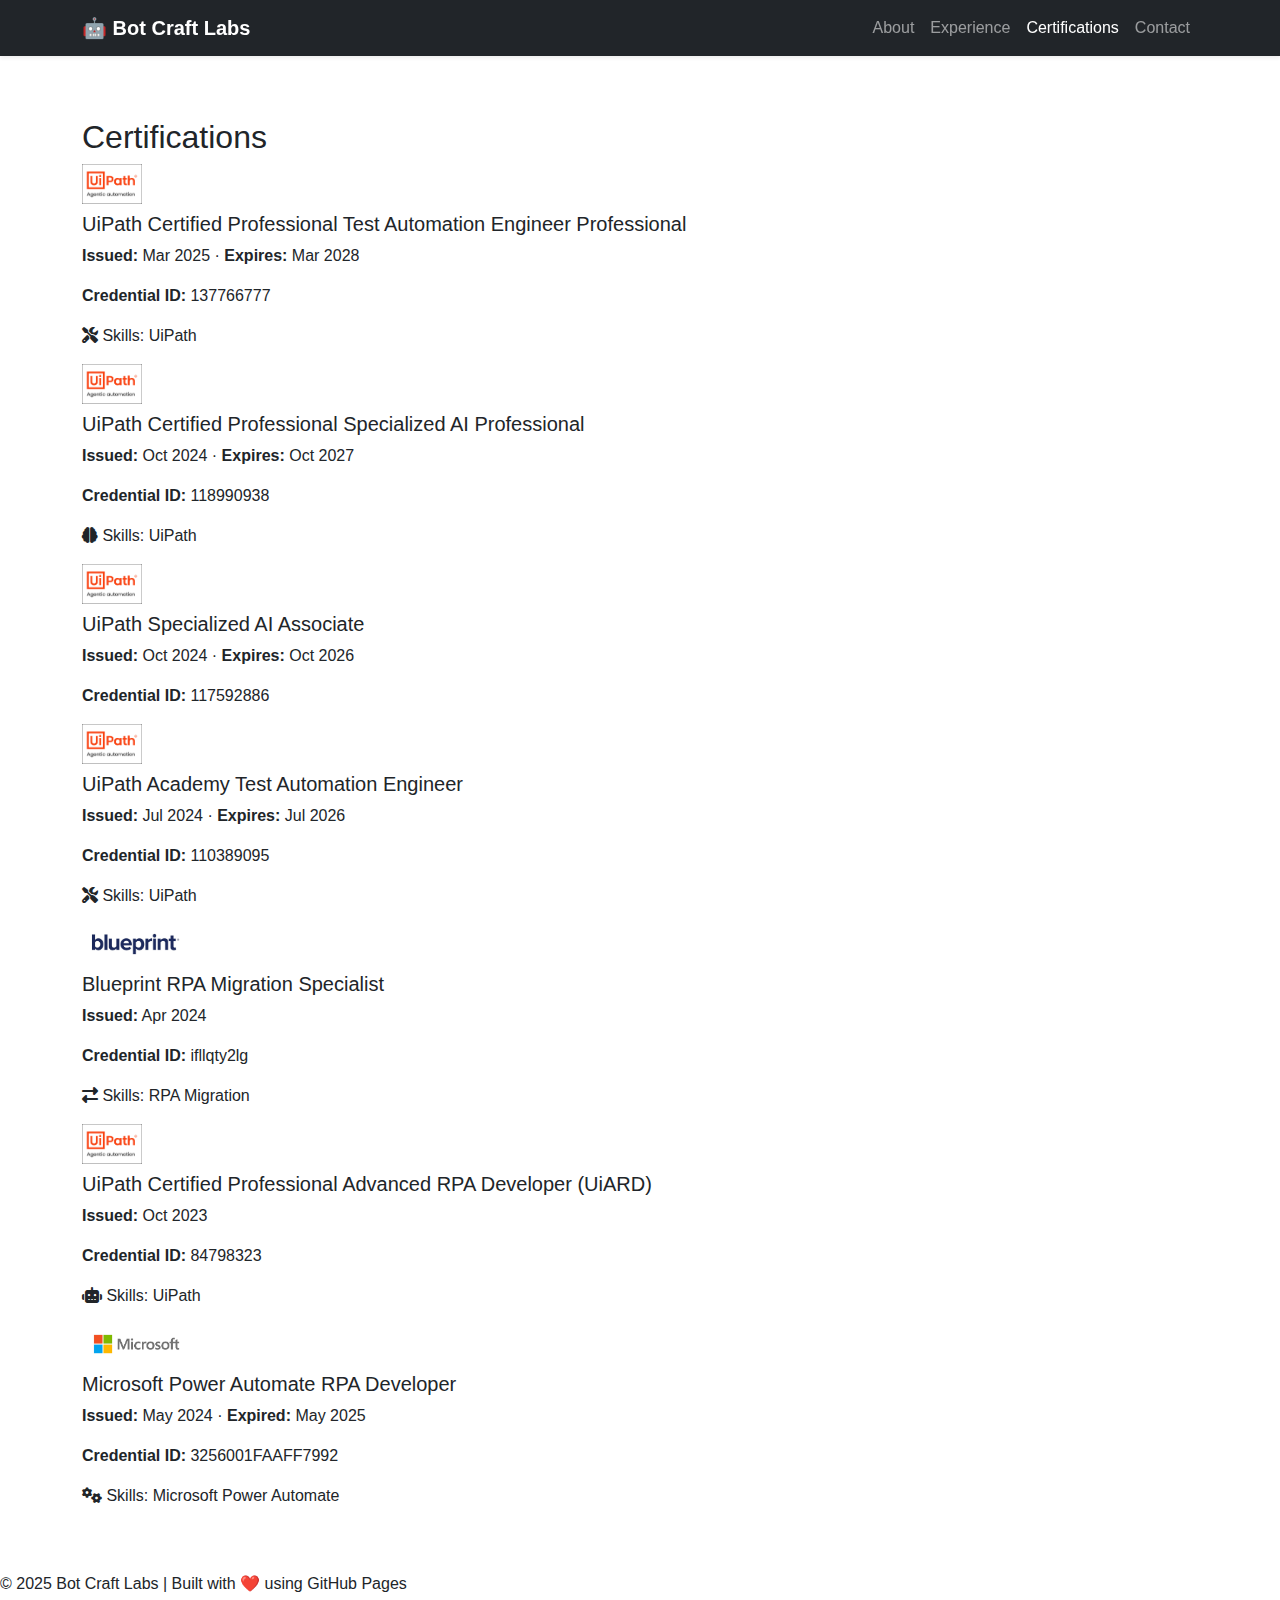
<file: certifications.html>
<!DOCTYPE html>
<html lang="en">
<head>
  <meta charset="UTF-8">
  <meta name="viewport" content="width=device-width, initial-scale=1.0">
  <title>Certifications - Bot Craft Labs</title>
  <link href="https://cdn.jsdelivr.net/npm/bootstrap@5.3.3/dist/css/bootstrap.min.css" rel="stylesheet">
  <link href="https://cdnjs.cloudflare.com/ajax/libs/font-awesome/6.5.0/css/all.min.css" rel="stylesheet">
  <link href="assets/style.css" rel="stylesheet">
</head>
<body>
  <!-- Navbar -->
  <nav class="navbar navbar-expand-lg navbar-dark bg-dark fixed-top shadow-sm">
    <div class="container">
      <a class="navbar-brand fw-bold" href="index.html">🤖 Bot Craft Labs</a>
      <button class="navbar-toggler" type="button" data-bs-toggle="collapse" data-bs-target="#navMenu">
        <span class="navbar-toggler-icon"></span>
      </button>
      <div class="collapse navbar-collapse" id="navMenu">
        <ul class="navbar-nav ms-auto">
          <li class="nav-item"><a class="nav-link" href="about.html">About</a></li>
          <li class="nav-item"><a class="nav-link" href="experience.html">Experience</a></li>
          <li class="nav-item"><a class="nav-link active" href="certifications.html">Certifications</a></li>
          <li class="nav-item"><a class="nav-link" href="contact.html">Contact</a></li>
        </ul>
      </div>
    </div>
  </nav>

  <!-- Certifications Section -->
  <section class="container py-5">
    <h2 class="section-title">Certifications</h2>
    <div class="cert-list">

      <!-- UiPath Test Automation Engineer Professional -->
      <div class="cert-card text-start">
        <img src="assets/uipath-logo.png" alt="UiPath" height="40" class="mb-2">
        <h5>UiPath Certified Professional Test Automation Engineer Professional</h5>
        <p><strong>Issued:</strong> Mar 2025 · <strong>Expires:</strong> Mar 2028</p>
        <p><strong>Credential ID:</strong> 137766777</p>
        <p><i class="fas fa-tools"></i> Skills: UiPath</p>
      </div>

      <!-- UiPath Specialized AI Professional -->
      <div class="cert-card text-start">
        <img src="assets/uipath-logo.png" alt="UiPath" height="40" class="mb-2">
        <h5>UiPath Certified Professional Specialized AI Professional</h5>
        <p><strong>Issued:</strong> Oct 2024 · <strong>Expires:</strong> Oct 2027</p>
        <p><strong>Credential ID:</strong> 118990938</p>
        <p><i class="fas fa-brain"></i> Skills: UiPath</p>
      </div>

      <!-- UiPath Specialized AI Associate -->
      <div class="cert-card text-start">
        <img src="assets/uipath-logo.png" alt="UiPath" height="40" class="mb-2">
        <h5>UiPath Specialized AI Associate</h5>
        <p><strong>Issued:</strong> Oct 2024 · <strong>Expires:</strong> Oct 2026</p>
        <p><strong>Credential ID:</strong> 117592886</p>
      </div>

      <!-- UiPath Academy Test Automation Engineer -->
      <div class="cert-card text-start">
        <img src="assets/uipath-logo.png" alt="UiPath" height="40" class="mb-2">
        <h5>UiPath Academy Test Automation Engineer</h5>
        <p><strong>Issued:</strong> Jul 2024 · <strong>Expires:</strong> Jul 2026</p>
        <p><strong>Credential ID:</strong> 110389095</p>
        <p><i class="fas fa-tools"></i> Skills: UiPath</p>
      </div>

      <!-- Blueprint RPA Migration Specialist -->
      <div class="cert-card text-start">
        <img src="assets/blueprint-logo.png" alt="Blueprint" height="40" class="mb-2">
        <h5>Blueprint RPA Migration Specialist</h5>
        <p><strong>Issued:</strong> Apr 2024</p>
        <p><strong>Credential ID:</strong> ifllqty2lg</p>
        <p><i class="fas fa-exchange-alt"></i> Skills: RPA Migration</p>
      </div>

      <!-- UiPath Advanced RPA Developer (UiARD) -->
      <div class="cert-card text-start">
        <img src="assets/uipath-logo.png" alt="UiPath" height="40" class="mb-2">
        <h5>UiPath Certified Professional Advanced RPA Developer (UiARD)</h5>
        <p><strong>Issued:</strong> Oct 2023</p>
        <p><strong>Credential ID:</strong> 84798323</p>
        <p><i class="fas fa-robot"></i> Skills: UiPath</p>
      </div>

      <!-- Microsoft Power Automate -->
      <div class="cert-card text-start">
        <img src="assets/microsoft-logo.png" alt="Microsoft" height="40" class="mb-2">
        <h5>Microsoft Power Automate RPA Developer</h5>
        <p><strong>Issued:</strong> May 2024 · <strong>Expired:</strong> May 2025</p>
        <p><strong>Credential ID:</strong> 3256001FAAFF7992</p>
        <p><i class="fas fa-cogs"></i> Skills: Microsoft Power Automate</p>
      </div>

    </div>
  </section>

  <!-- Footer -->
  <footer>
    <p>&copy; 2025 Bot Craft Labs | Built with ❤️ using GitHub Pages</p>
  </footer>
</body>
</html>
</file>
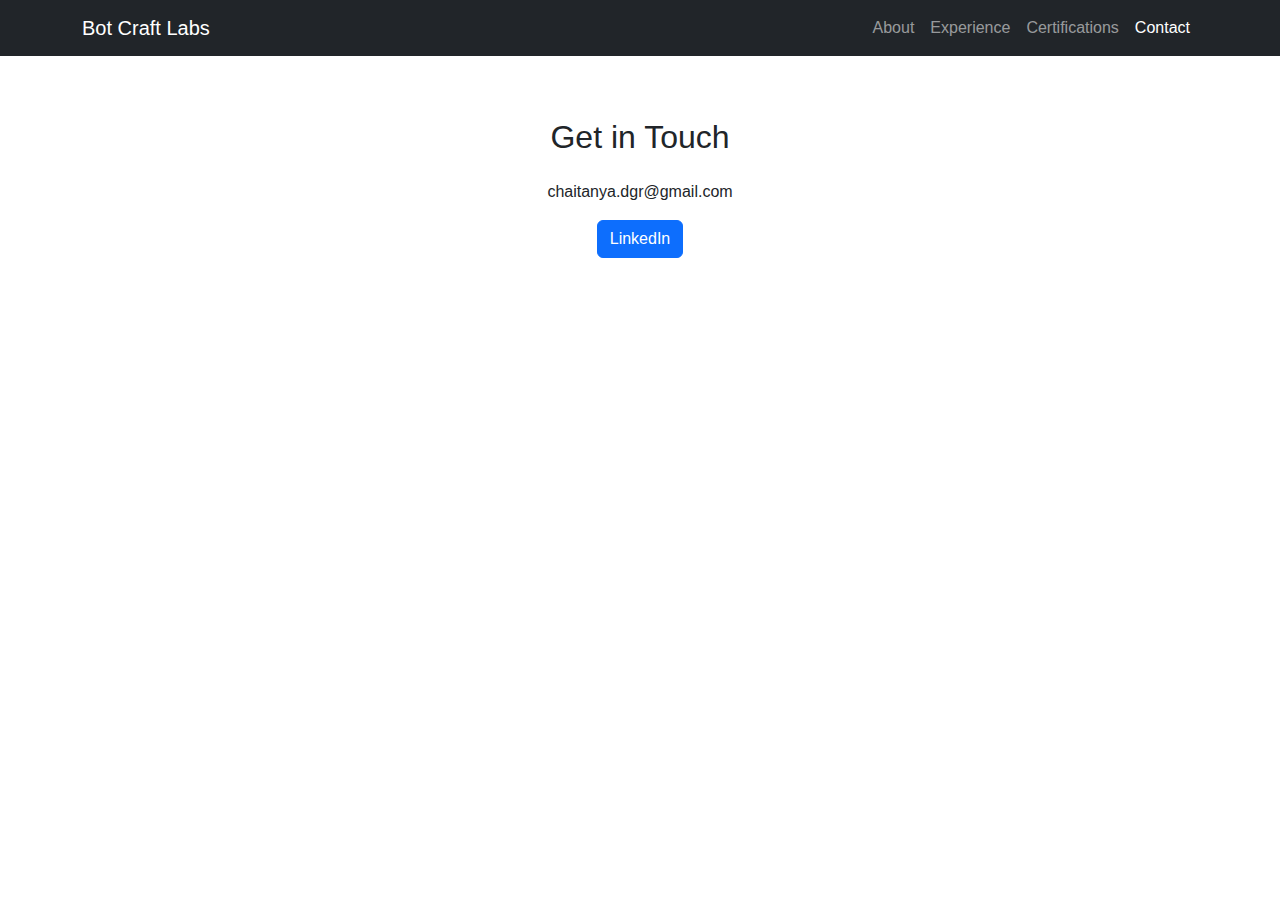
<file: contact.html>
<!DOCTYPE html>
<html lang="en">
<head>
  <meta charset="UTF-8">
  <meta name="viewport" content="width=device-width, initial-scale=1.0">
  <title>Contact - Bot Craft Labs</title>
  <link href="https://cdn.jsdelivr.net/npm/bootstrap@5.3.3/dist/css/bootstrap.min.css" rel="stylesheet">
  <link rel="stylesheet" href="assets/style.css">
</head>
<body>
  <nav class="navbar navbar-expand-lg navbar-dark bg-dark fixed-top">
    <div class="container">
      <a class="navbar-brand" href="index.html">Bot Craft Labs</a>
      <ul class="navbar-nav ms-auto">
        <li class="nav-item"><a class="nav-link" href="about.html">About</a></li>
        <li class="nav-item"><a class="nav-link" href="experience.html">Experience</a></li>
        <li class="nav-item"><a class="nav-link" href="certifications.html">Certifications</a></li>
        <li class="nav-item"><a class="nav-link active" href="contact.html">Contact</a></li>
      </ul>
    </div>
  </nav>

  <!-- Contact -->
  <section class="container py-5 text-center">
    <h2 class="mb-4">Get in Touch</h2>
    <p><i class="fas fa-envelope"></i> chaitanya.dgr@gmail.com</p>
    <a href="https://www.linkedin.com/in/chaitanya-doneparthi-409539139" target="_blank" class="btn btn-primary">
      <i class="fab fa-linkedin"></i> LinkedIn
    </a>
  </section>
</body>
</html>
</file>
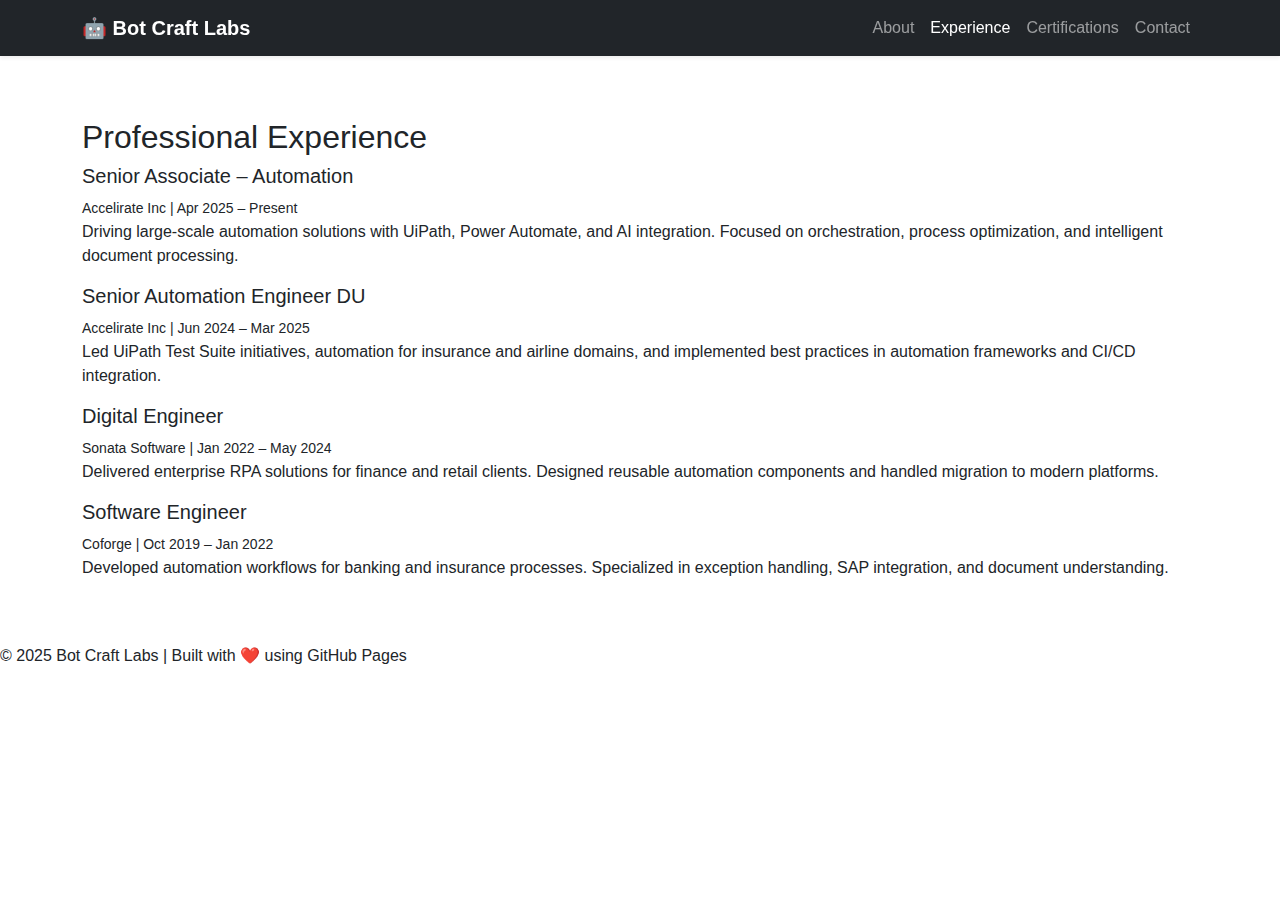
<file: experience.html>
<!DOCTYPE html>
<html lang="en">
<head>
  <meta charset="UTF-8">
  <meta name="viewport" content="width=device-width, initial-scale=1.0">
  <title>Experience - Bot Craft Labs</title>
  <link href="https://cdn.jsdelivr.net/npm/bootstrap@5.3.3/dist/css/bootstrap.min.css" rel="stylesheet">
  <link href="https://cdnjs.cloudflare.com/ajax/libs/font-awesome/6.5.0/css/all.min.css" rel="stylesheet">
  <link href="assets/style.css" rel="stylesheet">
</head>
<body>
  <!-- Navbar -->
  <nav class="navbar navbar-expand-lg navbar-dark bg-dark fixed-top shadow-sm">
    <div class="container">
      <a class="navbar-brand fw-bold" href="index.html">🤖 Bot Craft Labs</a>
      <button class="navbar-toggler" type="button" data-bs-toggle="collapse" data-bs-target="#navMenu">
        <span class="navbar-toggler-icon"></span>
      </button>
      <div class="collapse navbar-collapse" id="navMenu">
        <ul class="navbar-nav ms-auto">
          <li class="nav-item"><a class="nav-link" href="about.html">About</a></li>
          <li class="nav-item"><a class="nav-link active" href="experience.html">Experience</a></li>
          <li class="nav-item"><a class="nav-link" href="certifications.html">Certifications</a></li>
          <li class="nav-item"><a class="nav-link" href="contact.html">Contact</a></li>
        </ul>
      </div>
    </div>
  </nav>

  <!-- Experience Section -->
  <section class="container py-5">
    <h2 class="section-title">Professional Experience</h2>

    <div class="timeline">
      <!-- Accelirate Senior Associate -->
      <div class="timeline-item">
        <h5>Senior Associate – Automation</h5>
        <small>Accelirate Inc | Apr 2025 – Present</small>
        <p>
          Driving large-scale automation solutions with UiPath, Power Automate, and AI integration. 
          Focused on orchestration, process optimization, and intelligent document processing.
        </p>
      </div>

      <!-- Accelirate Senior Automation Engineer -->
      <div class="timeline-item">
        <h5>Senior Automation Engineer DU</h5>
        <small>Accelirate Inc | Jun 2024 – Mar 2025</small>
        <p>
          Led UiPath Test Suite initiatives, automation for insurance and airline domains, and implemented 
          best practices in automation frameworks and CI/CD integration.
        </p>
      </div>

      <!-- Sonata Software -->
      <div class="timeline-item">
        <h5>Digital Engineer</h5>
        <small>Sonata Software | Jan 2022 – May 2024</small>
        <p>
          Delivered enterprise RPA solutions for finance and retail clients. 
          Designed reusable automation components and handled migration to modern platforms.
        </p>
      </div>

      <!-- Coforge -->
      <div class="timeline-item">
        <h5>Software Engineer</h5>
        <small>Coforge | Oct 2019 – Jan 2022</small>
        <p>
          Developed automation workflows for banking and insurance processes. 
          Specialized in exception handling, SAP integration, and document understanding.
        </p>
      </div>
    </div>
  </section>

  <!-- Footer -->
  <footer>
    <p>&copy; 2025 Bot Craft Labs | Built with ❤️ using GitHub Pages</p>
  </footer>

  <script src="https://cdn.jsdelivr.net/npm/bootstrap@5.3.3/dist/js/bootstrap.bundle.min.js"></script>
</body>
</html>
</file>
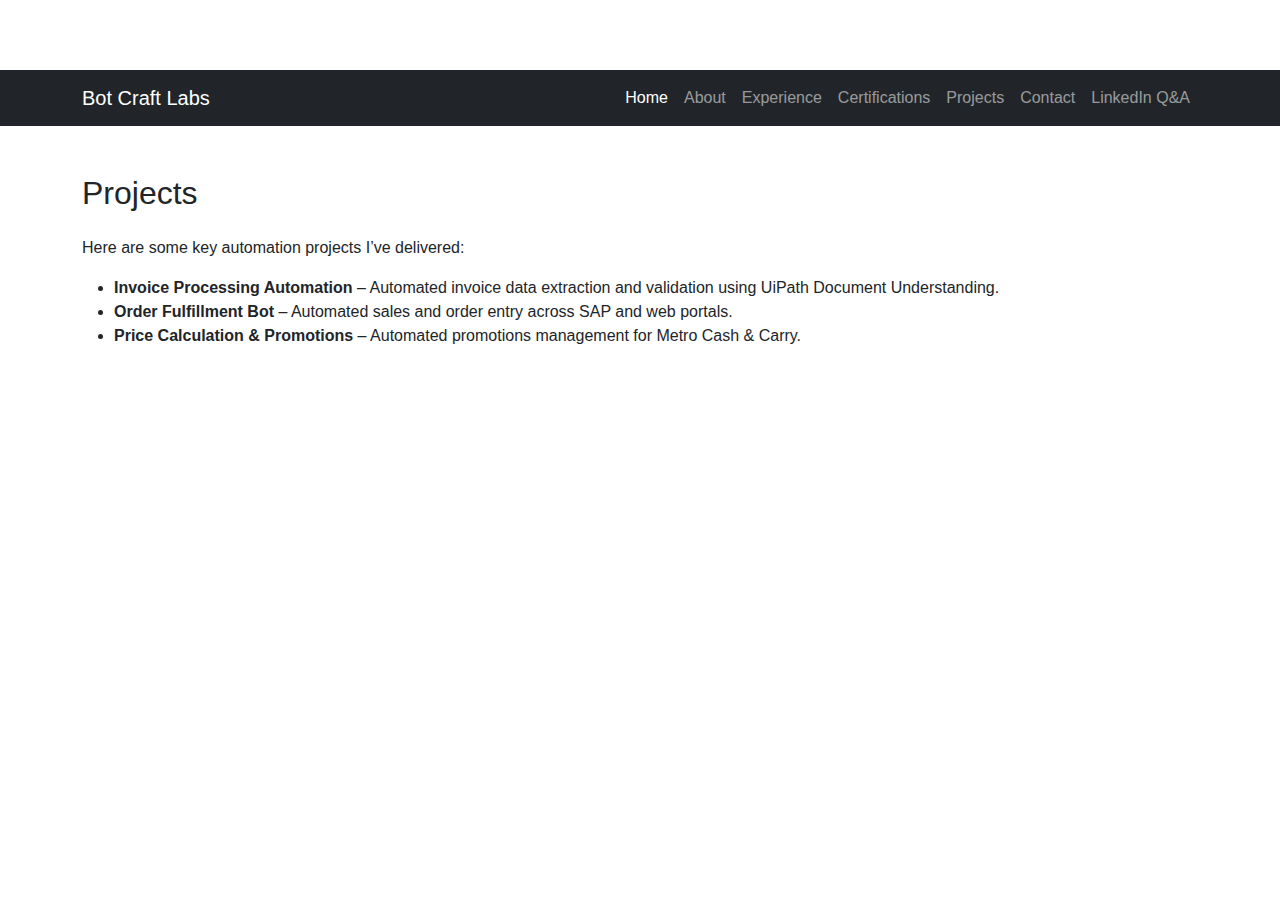
<file: projects.html>
<!DOCTYPE html>
<html lang="en">
<head>
  <meta charset="UTF-8">
  <meta name="viewport" content="width=device-width, initial-scale=1.0">
  <title>Projects - Bot Craft Labs</title>
  <link href="https://cdn.jsdelivr.net/npm/bootstrap@5.3.3/dist/css/bootstrap.min.css" rel="stylesheet">
  <link rel="stylesheet" href="assets/style.css">
</head>
<body>
  <nav class="navbar navbar-expand-lg navbar-dark bg-dark">
    <div class="container">
      <a class="navbar-brand" href="index.html">Bot Craft Labs</a>
      <div class="collapse navbar-collapse">
        <ul class="navbar-nav ms-auto">
          <li class="nav-item"><a class="nav-link active" href="index.html">Home</a></li>
          <li class="nav-item"><a class="nav-link" href="about.html">About</a></li>
          <li class="nav-item"><a class="nav-link" href="experience.html">Experience</a></li>
          <li class="nav-item"><a class="nav-link" href="certifications.html">Certifications</a></li>
          <li class="nav-item"><a class="nav-link" href="projects.html">Projects</a></li>
          <li class="nav-item"><a class="nav-link" href="contact.html">Contact</a></li>
          <li class="nav-item"><a class="nav-link" href="linkedin-qa.html">LinkedIn Q&A</a></li>
        </ul>
      </div>
    </div>
  </nav>

  <section class="py-5">
    <div class="container">
      <h2 class="mb-4">Projects</h2>
      <p>Here are some key automation projects I’ve delivered:</p>
      <ul>
        <li><strong>Invoice Processing Automation</strong> – Automated invoice data extraction and validation using UiPath Document Understanding.</li>
        <li><strong>Order Fulfillment Bot</strong> – Automated sales and order entry across SAP and web portals.</li>
        <li><strong>Price Calculation & Promotions</strong> – Automated promotions management for Metro Cash & Carry.</li>
      </ul>
    </div>
  </section>
</body>
</html>
</file>
<file: assets/style.css>
body { padding-top: 70px; font-family: "Segoe UI", sans-serif; }
.hero {
  background: linear-gradient(rgba(0,0,0,0.6), rgba(0,0,0,0.6)),
              url("https://source.unsplash.com/1600x900/?robot,automation") center/cover no-repeat;
  height: 100vh;
  display: flex;
  align-items: center;
  justify-content: center;
  color: white;
}
</file>
